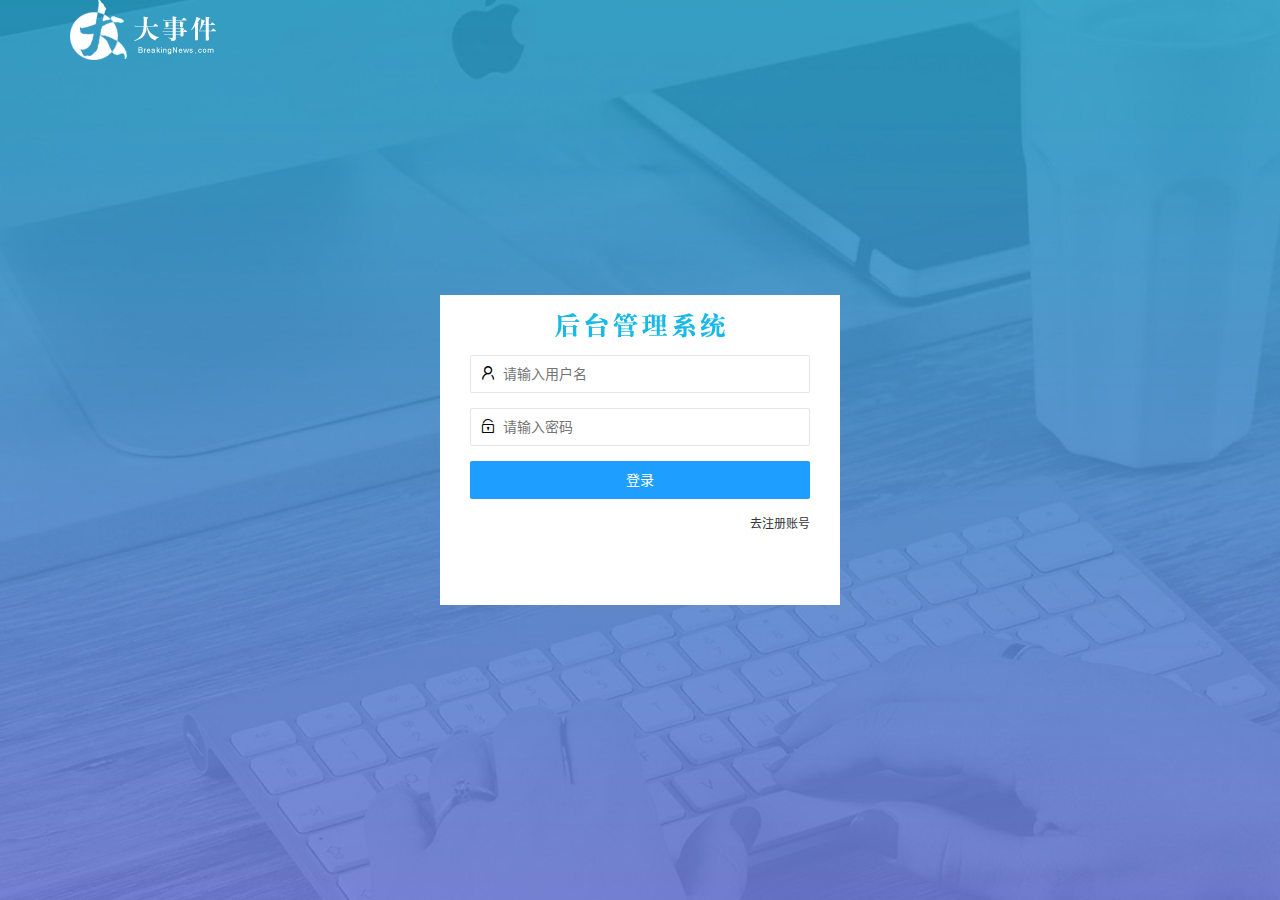
<file: login.html>
<!DOCTYPE html>
<html lang="zh-CN">

<head>
    <meta charset="UTF-8">
    <meta name="viewport" content="width=device-width, initial-scale=1.0">
    <meta http-equiv="X-UA-Compatible" content="ie=edge">
    <title>大事件-登录/注册</title>
    <!-- 导入 LayUI 的样式 -->
    <link rel="stylesheet" href="./assets/lib/layui/css/layui.css">
    <!-- 导入自己的样式表 -->
    <link rel="stylesheet" href="./assets/css/login.css">
</head>

<body>
    <!-- 头部的 Logo 区域 -->
    <div class="layui-main">
        <img src="./assets/images/logo.png" alt="" />
    </div>

    <!-- 登录注册区域 -->
    <div class="loginAndRegBox">
        <div class="title-box"></div>
        <!-- 登录的div -->
        <div class="login-box">
            <!-- 登录的表单 -->
            <form class="layui-form" id="form_login">
                <!-- 用户名 -->
                <div class="layui-form-item">
                    <i class="layui-icon layui-icon-username"></i>
                    <input type="text" name="username" required lay-verify="required" placeholder="请输入用户名" autocomplete="off" class="layui-input">
                </div>
                <!-- 密码 -->
                <div class="layui-form-item">
                    <i class="layui-icon layui-icon-password"></i>
                    <input type="password" name="password" required lay-verify="required|pwd" placeholder="请输入密码" autocomplete="off" class="layui-input">
                </div>
                <!-- 登录按钮 -->
                <div class="layui-form-item">
                    <!-- 注意：表单提交按钮和普通按钮的区别，就是 lay-submit 属性 -->
                    <button class="layui-btn layui-btn-fluid layui-btn-normal" lay-submit lay-filter="formDemo">登录</button>
                </div>
                <div class="layui-form-item links">
                    <a href="javascript:;" id="link_reg">去注册账号</a>
                </div>
            </form>
        </div>

        <!-- 注册的div -->
        <div class="reg-box">
            <!-- 注册的表单 -->
            <form class="layui-form" id="form_reg">
                <!-- 用户名 -->
                <div class="layui-form-item">
                    <i class="layui-icon layui-icon-username"></i>
                    <input type="text" name="username" required lay-verify="required" placeholder="请输入用户名" autocomplete="off" class="layui-input">
                </div>
                <!-- 密码 -->
                <div class="layui-form-item">
                    <i class="layui-icon layui-icon-password"></i>
                    <input type="password" name="password" required lay-verify="required|pwd" placeholder="请输入密码" autocomplete="off" class="layui-input">
                </div>
                <!-- 确认密码 -->
                <div class="layui-form-item">
                    <i class="layui-icon layui-icon-password"></i>
                    <input type="password" name="repassword" required lay-verify="required|pwd|repwd" placeholder="请输入密码" autocomplete="off" class="layui-input">
                </div>
                <!-- 注册按钮 -->
                <div class="layui-form-item">
                    <!-- 注意：表单提交按钮和普通按钮的区别，就是 lay-submit 属性 -->
                    <button class="layui-btn layui-btn-fluid layui-btn-normal" lay-submit lay-filter="formDemo">注册</button>
                </div>
                <div class="layui-form-item links">
                    <a href="javascript:;" id="link_login">去登录</a>
                </div>
            </form>
        </div>

        <!-- 导入 Layui 的JS文件 -->
        <script src="./assets/lib/layui/layui.all.js"></script>
        <!-- 导入 JQuery -->
        <script src="./assets/lib/jquery.js"></script>
        <!-- 导入自己封装的 baseAPI.js -->
        <script src="./assets/js/baseAPI.js"></script>
        <!-- 导入自己的 JavaScript 脚本 -->
        <script src="./assets/js/login.js"></script>
</body>

</html>
</file>
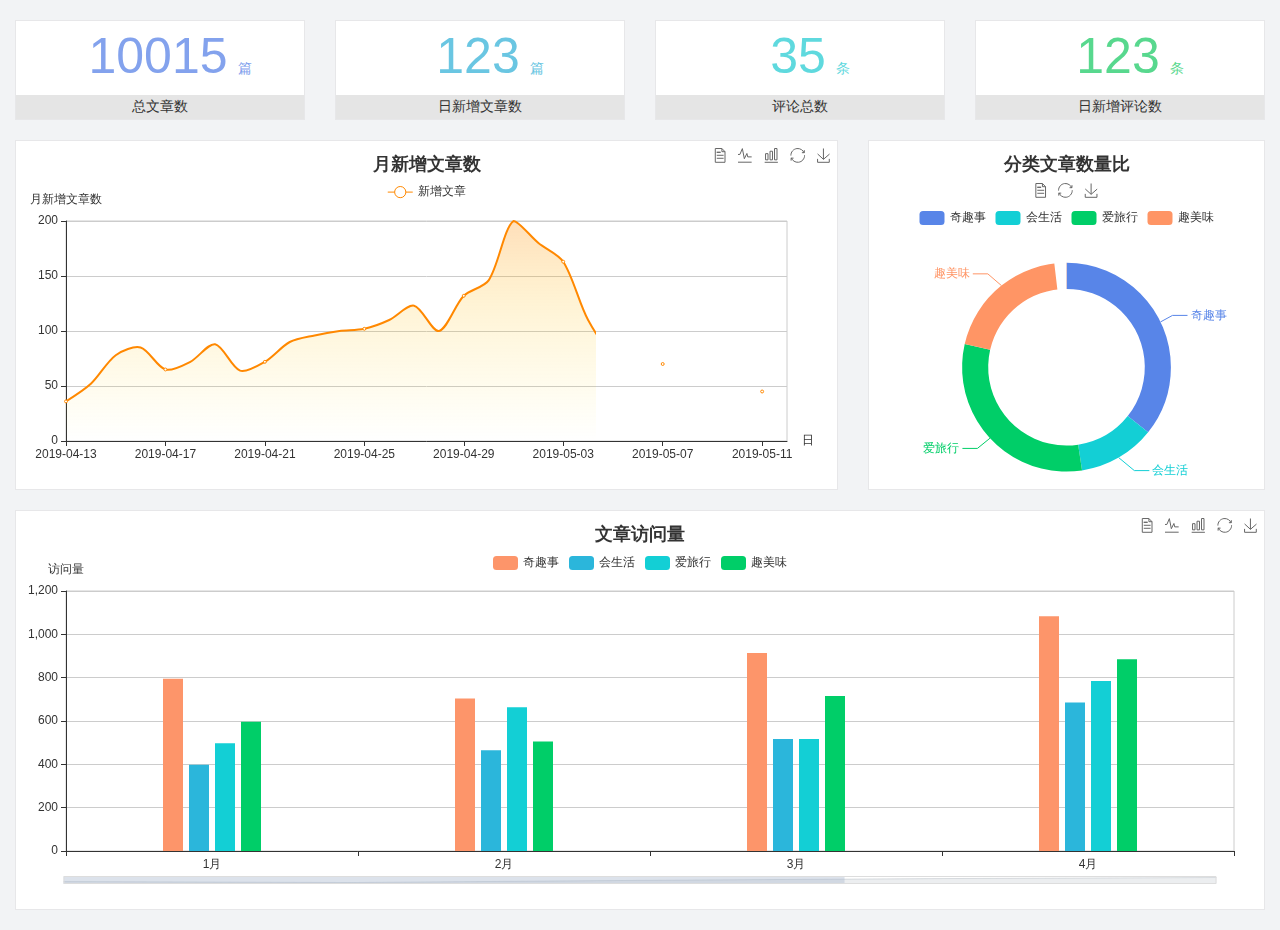
<file: home/dashboard.html>
<!DOCTYPE html>
<html lang="en">

<head>
    <meta charset="UTF-8">
    <meta name="viewport" content="width=device-width, initial-scale=1.0">
    <meta http-equiv="X-UA-Compatible" content="ie=edge">
    <title>图表统计</title>
    <link rel="stylesheet" href="../assets/lib/bootstrap.css" />
    <link rel="stylesheet" href="../assets/lib/main.css" />
    <script src="../assets/lib/jquery.js"></script>
    <script type="text/javascript" src="../assets/lib/echarts.min.js"></script>
</head>

<body>
    <div class="container-fluid">
        <div class="row spannel_list">
            <div class="col-sm-3 col-xs-6">
                <div class="spannel">
                    <em>10015</em><span>篇</span>
                    <b>总文章数</b>
                </div>
            </div>
            <div class="col-sm-3 col-xs-6">
                <div class="spannel scolor01">
                    <em>123</em><span>篇</span>
                    <b>日新增文章数</b>
                </div>
            </div>
            <div class="col-sm-3 col-xs-6">
                <div class="spannel scolor02">
                    <em>35</em><span>条</span>
                    <b>评论总数</b>
                </div>
            </div>
            <div class="col-sm-3 col-xs-6">
                <div class="spannel scolor03">
                    <em>123</em><span>条</span>
                    <b>日新增评论数</b>
                </div>
            </div>
        </div>
    </div>

    <div class="container-fluid">
        <div class="row curve-pie">
            <div class="col-lg-8 col-md-8">
                <div class="gragh_pannel" id="curve_show"></div>
            </div>
            <div class="col-lg-4 col-md-4">
                <div class="gragh_pannel" id="pie_show"></div>
            </div>
        </div>
    </div>

    <div class="container-fluid">
        <div class="column_pannel" id="column_show"></div>
    </div>

    <script>
        var oChart = echarts.init(document.getElementById('curve_show'));
        var aList_all = [{
            'count': 36,
            'date': '2019-04-13'
        }, {
            'count': 52,
            'date': '2019-04-14'
        }, {
            'count': 78,
            'date': '2019-04-15'
        }, {
            'count': 85,
            'date': '2019-04-16'
        }, {
            'count': 65,
            'date': '2019-04-17'
        }, {
            'count': 72,
            'date': '2019-04-18'
        }, {
            'count': 88,
            'date': '2019-04-19'
        }, {
            'count': 64,
            'date': '2019-04-20'
        }, {
            'count': 72,
            'date': '2019-04-21'
        }, {
            'count': 90,
            'date': '2019-04-22'
        }, {
            'count': 96,
            'date': '2019-04-23'
        }, {
            'count': 100,
            'date': '2019-04-24'
        }, {
            'count': 102,
            'date': '2019-04-25'
        }, {
            'count': 110,
            'date': '2019-04-26'
        }, {
            'count': 123,
            'date': '2019-04-27'
        }, {
            'count': 100,
            'date': '2019-04-28'
        }, {
            'count': 132,
            'date': '2019-04-29'
        }, {
            'count': 146,
            'date': '2019-04-30'
        }, {
            'count': 200,
            'date': '2019-05-01'
        }, {
            'count': 180,
            'date': '2019-05-02'
        }, {
            'count': 163,
            'date': '2019-05-03'
        }, {
            'count': 110,
            'date': '2019-05-04'
        }, {
            'count': 80,
            'date': '2019-05-05'
        }, {
            'count': 82,
            'date': '2019-05-06'
        }, {
            'count': 70,
            'date': '2019-05-07'
        }, {
            'count': 65,
            'date': '2019-05-08'
        }, {
            'count': 54,
            'date': '2019-05-09'
        }, {
            'count': 40,
            'date': '2019-05-10'
        }, {
            'count': 45,
            'date': '2019-05-11'
        }, {
            'count': 38,
            'date': '2019-05-12'
        }, ];

        let aCount = [];
        let aDate = [];

        for (var i = 0; i < aList_all.length; i++) {
            aCount.push(aList_all[i].count);
            aDate.push(aList_all[i].date);
        }

        var chartopt = {
            title: {
                text: '月新增文章数',
                left: 'center',
                top: '10'
            },
            tooltip: {
                trigger: 'axis'
            },
            legend: {
                data: ['新增文章'],
                top: '40'
            },
            toolbox: {
                show: true,
                feature: {
                    mark: {
                        show: true
                    },
                    dataView: {
                        show: true,
                        readOnly: false
                    },
                    magicType: {
                        show: true,
                        type: ['line', 'bar']
                    },
                    restore: {
                        show: true
                    },
                    saveAsImage: {
                        show: true
                    }
                }
            },
            calculable: true,
            xAxis: [{
                name: '日',
                type: 'category',
                boundaryGap: false,
                data: aDate
            }],
            yAxis: [{
                name: '月新增文章数',
                type: 'value'
            }],
            series: [{
                name: '新增文章',
                type: 'line',
                smooth: true,
                itemStyle: {
                    normal: {
                        areaStyle: {
                            type: 'default'
                        },
                        color: '#f80'
                    },
                    lineStyle: {
                        color: '#f80'
                    }
                },
                data: aCount
            }],
            areaStyle: {
                normal: {
                    color: new echarts.graphic.LinearGradient(0, 0, 0, 1, [{
                        offset: 0,
                        color: 'rgba(255,136,0,0.39)'
                    }, {
                        offset: .34,
                        color: 'rgba(255,180,0,0.25)'
                    }, {
                        offset: 1,
                        color: 'rgba(255,222,0,0.00)'
                    }])

                }
            },
            grid: {
                show: true,
                x: 50,
                x2: 50,
                y: 80,
                height: 220
            }
        };

        oChart.setOption(chartopt);


        var oPie = echarts.init(document.getElementById('pie_show'));
        var oPieopt = {
            title: {
                top: 10,
                text: '分类文章数量比',
                x: 'center'
            },
            tooltip: {
                trigger: 'item',
                formatter: "{a} <br/>{b} : {c} ({d}%)"
            },
            color: ['#5885e8', '#13cfd5', '#00ce68', '#ff9565'],
            legend: {
                x: 'center',
                top: 65,
                data: ['奇趣事', '会生活', '爱旅行', '趣美味']
            },
            toolbox: {
                show: true,
                x: 'center',
                top: 35,
                feature: {
                    mark: {
                        show: true
                    },
                    dataView: {
                        show: true,
                        readOnly: false
                    },
                    magicType: {
                        show: true,
                        type: ['pie', 'funnel'],
                        option: {
                            funnel: {
                                x: '25%',
                                width: '50%',
                                funnelAlign: 'left',
                                max: 1548
                            }
                        }
                    },
                    restore: {
                        show: true
                    },
                    saveAsImage: {
                        show: true
                    }
                }
            },
            calculable: true,
            series: [{
                name: '访问来源',
                type: 'pie',
                radius: ['45%', '60%'],
                center: ['50%', '65%'],
                data: [{
                    value: 300,
                    name: '奇趣事'
                }, {
                    value: 100,
                    name: '会生活'
                }, {
                    value: 260,
                    name: '爱旅行'
                }, {
                    value: 180,
                    name: '趣美味'
                }]
            }]
        };
        oPie.setOption(oPieopt);



        var oColumn = this.echarts.init(document.getElementById('column_show'));
        var oColumnopt = {
            title: {
                text: '文章访问量',
                left: 'center',
                top: '10'
            },
            tooltip: {
                trigger: 'axis'
            },
            legend: {
                data: ['奇趣事', '会生活', '爱旅行', '趣美味'],
                top: '40'
            },
            toolbox: {
                show: true,
                feature: {
                    mark: {
                        show: true
                    },
                    dataView: {
                        show: true,
                        readOnly: false
                    },
                    magicType: {
                        show: true,
                        type: ['line', 'bar']
                    },
                    restore: {
                        show: true
                    },
                    saveAsImage: {
                        show: true
                    }
                }
            },
            calculable: true,
            xAxis: [{
                type: 'category',
                data: ['1月', '2月', '3月', '4月', '5月']
            }],
            yAxis: [{
                name: '访问量',
                type: 'value'
            }],
            series: [{
                name: '奇趣事',
                type: 'bar',
                barWidth: 20,
                itemStyle: {
                    normal: {
                        areaStyle: {
                            type: 'default'
                        },
                        color: '#fd956a'
                    }
                },
                data: [800, 708, 920, 1090, 1200]
            }, {
                name: '会生活',
                type: 'bar',
                barWidth: 20,
                itemStyle: {
                    normal: {
                        areaStyle: {
                            type: 'default'
                        },
                        color: '#2bb6db'
                    }
                },
                data: [400, 468, 520, 690, 800]
            }, {
                name: '爱旅行',
                type: 'bar',
                barWidth: 20,
                itemStyle: {
                    normal: {
                        areaStyle: {
                            type: 'default'
                        },
                        color: '#13cfd5'
                    }
                },
                data: [500, 668, 520, 790, 900]
            }, {
                name: '趣美味',
                type: 'bar',
                barWidth: 20,
                itemStyle: {
                    normal: {
                        areaStyle: {
                            type: 'default'
                        },
                        color: '#00ce68'
                    }
                },
                data: [600, 508, 720, 890, 1000]
            }],
            grid: {
                show: true,
                x: 50,
                x2: 30,
                y: 80,
                height: 260
            },
            dataZoom: [ //给x轴设置滚动条
                {
                    start: 0, //默认为0
                    end: 100 - 1000 / 31, //默认为100
                    type: 'slider',
                    show: true,
                    xAxisIndex: [0],
                    handleSize: 0, //滑动条的 左右2个滑动条的大小
                    height: 8, //组件高度
                    left: 45, //左边的距离
                    right: 50, //右边的距离
                    bottom: 26, //右边的距离
                    handleColor: '#ddd', //h滑动图标的颜色
                    handleStyle: {
                        borderColor: "#cacaca",
                        borderWidth: "1",
                        shadowBlur: 2,
                        background: "#ddd",
                        shadowColor: "#ddd",
                    }
                }
            ]
        };
        oColumn.setOption(oColumnopt);
    </script>
</body>

</html>
</file>
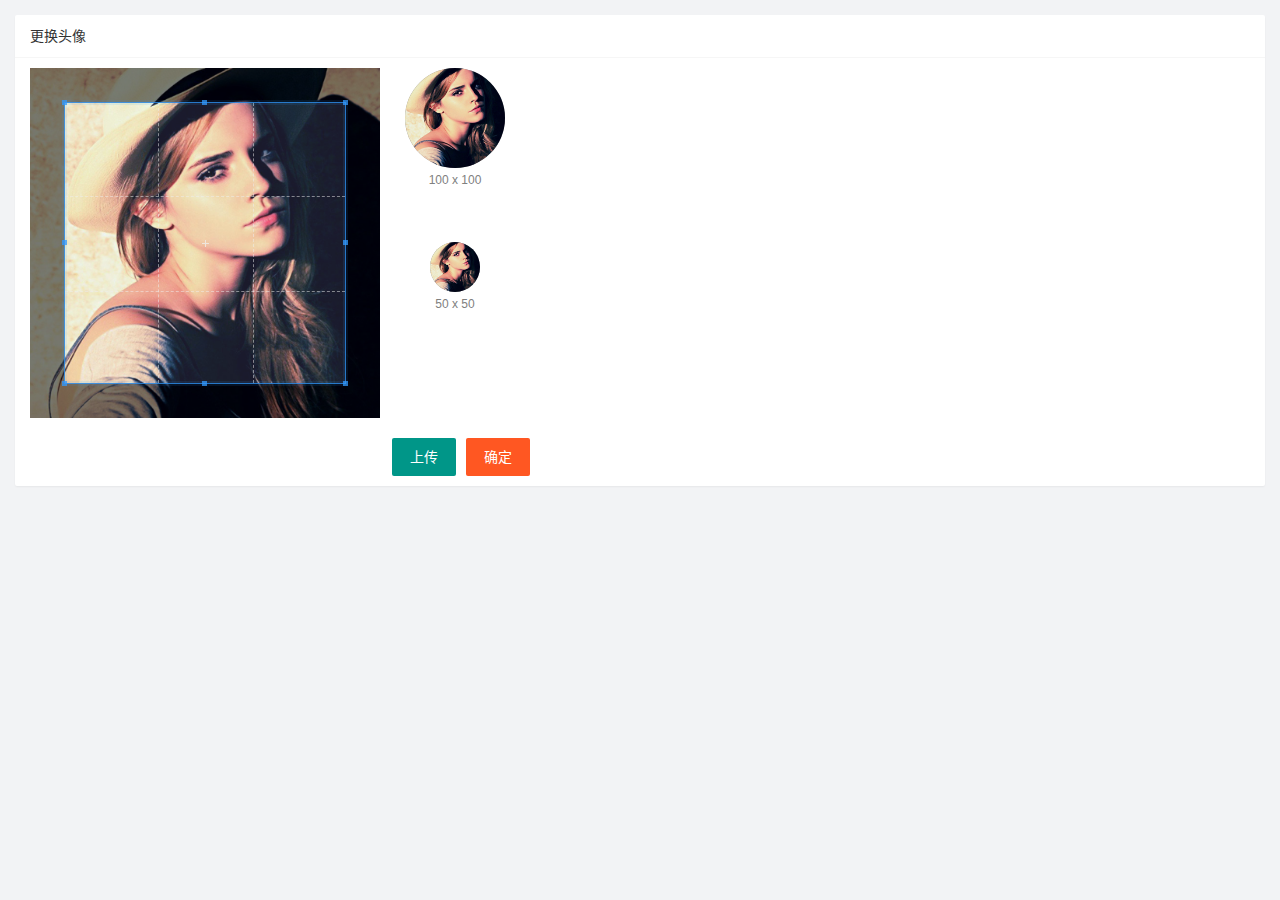
<file: user/user_avatar.html>
<!DOCTYPE html>
<html lang="zh-CN">

<head>
    <meta charset="UTF-8">
    <meta name="viewport" content="width=device-width, initial-scale=1.0">
    <meta http-equiv="X-UA-Compatible" content="ie=edge">
    <title>更换头像</title>
    <!-- 导入 layui 的样式 -->
    <link rel="stylesheet" href="/assets/lib/layui/css/layui.css">
    <!-- 导入 cropper.css 样式表 -->
    <link rel="stylesheet" href="/assets/lib/cropper/cropper.css">
    <!-- 导入自己的样式 -->
    <link rel="stylesheet" href="/assets/css/user/user_avatar.css">
</head>

<body>
    <!-- 卡片区域 -->
    <div class="layui-card">
        <div class="layui-card-header">更换头像</div>
        <div class="layui-card-body">
            <!-- 第一行的图片裁剪和预览区域 -->
            <div class="row1">
                <!-- 图片裁剪区域 -->
                <div class="cropper-box">
                    <!-- 这个 img 标签很重要，将来会把它初始化为裁剪区域 -->
                    <img id="image" src="/assets/images/sample.jpg" />
                </div>
                <!-- 图片的预览区域 -->
                <div class="preview-box">
                    <div>
                        <!-- 宽高为 100px 的预览区域 -->
                        <div class="img-preview w100"></div>
                        <p class="size">100 x 100</p>
                    </div>
                    <div>
                        <!-- 宽高为 50px 的预览区域 -->
                        <div class="img-preview w50"></div>
                        <p class="size">50 x 50</p>
                    </div>
                </div>
            </div>

            <!-- 第二行的按钮区域 -->
            <div class="row2">
                <!-- 通过 accept 属性，可以指定，允许用户选择什么类型的文件 -->
                <input type="file" id="file" accept="image/png,image/jpeg" />
                <button type="button" class="layui-btn" id="btnChooseImage">上传</button>
                <button type="button" class="layui-btn layui-btn-danger" id="btnUpload">确定</button>
            </div>
        </div>
    </div>

    <!-- 导入 layui 的 js -->
    <script src="/assets/lib/layui/layui.all.js"></script>
    <!-- 导入 jquery -->
    <script src="/assets/lib/jquery.js"></script>
    <script src="/assets/lib/cropper/Cropper.js"></script>
    <script src="/assets/lib/cropper/jquery-cropper.js"></script>
    <!-- 导入 baseAPI -->
    <script src="/assets/js/baseAPI.js"></script>
    <!-- 导入自己的 js -->
    <script src="/assets/js/user/user_avatar.js"></script>

</body>

</html>
</file>
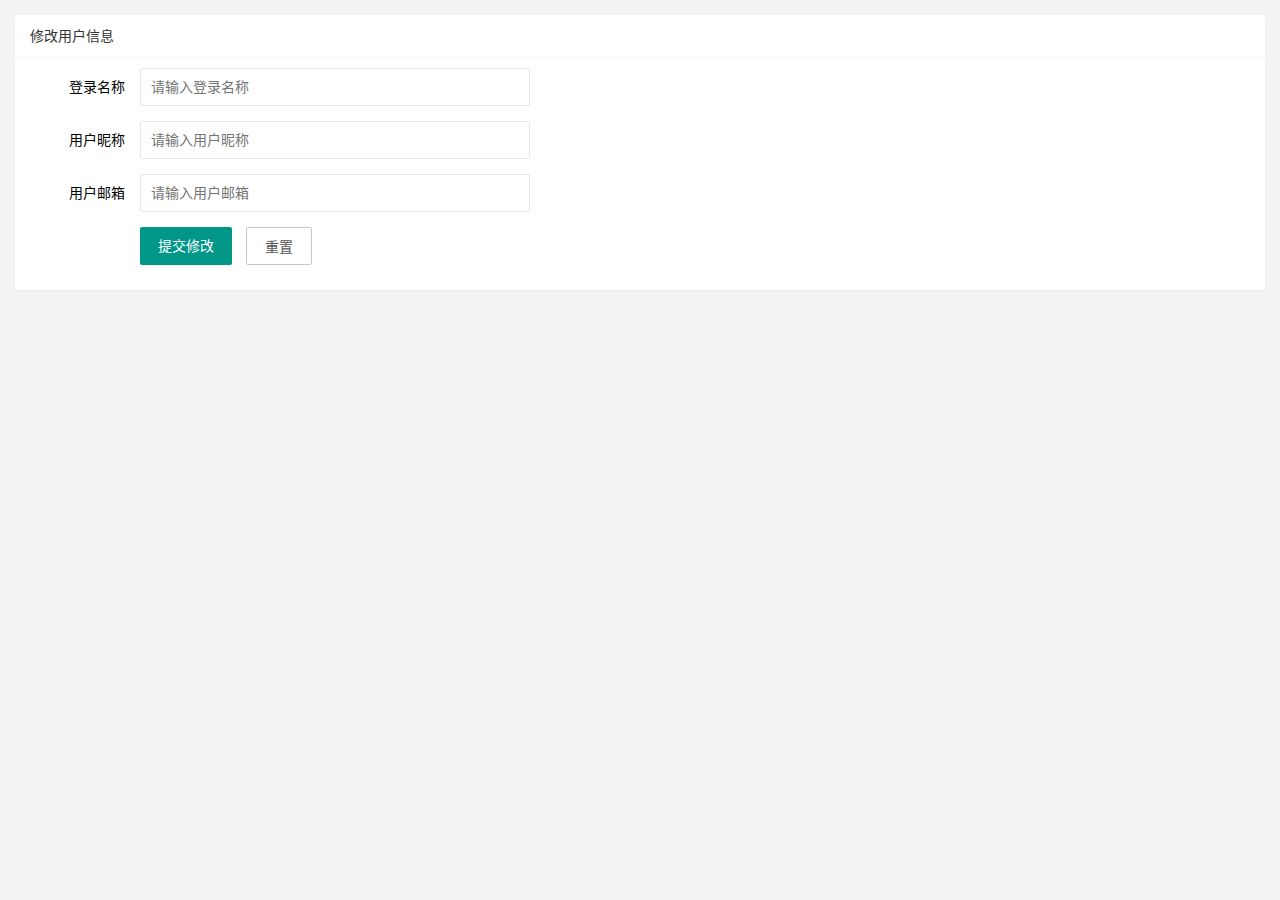
<file: user/user_info.html>
<!DOCTYPE html>
<html lang="zh-CN">

<head>
    <meta charset="UTF-8">
    <meta name="viewport" content="width=device-width, initial-scale=1.0">
    <meta http-equiv="X-UA-Compatible" content="ie=edge">
    <title>基本资料</title>
    <!-- 导入 layui 的样式 -->
    <link rel="stylesheet" href="../assets/lib/layui/css/layui.css">
    <!-- 导入自己的样式 -->
    <link rel="stylesheet" href="../assets/css/user/user_info.css">
</head>

<body>
    <!-- 卡片区域 -->
    <div class="layui-card">
        <div class="layui-card-header">修改用户信息</div>
        <div class="layui-card-body">
            <!-- form 表单区域 -->
            <form class="layui-form" lay-filter="formUserInfo">
                <!-- 这是隐藏域 -->
                <input type="hidden" name="id" value="" />
                <div class="layui-form-item">
                    <label class="layui-form-label">登录名称</label>
                    <div class="layui-input-block">
                        <input type="text" name="username" required lay-verify="required" placeholder="请输入登录名称" autocomplete="off" class="layui-input" readonly />
                    </div>
                </div>
                <div class="layui-form-item">
                    <label class="layui-form-label">用户昵称</label>
                    <div class="layui-input-block">
                        <input type="text" name="nickname" required lay-verify="required|nickname" placeholder="请输入用户昵称" autocomplete="off" class="layui-input" />
                    </div>
                </div>
                <div class="layui-form-item">
                    <label class="layui-form-label">用户邮箱</label>
                    <div class="layui-input-block">
                        <input type="text" name="email" required lay-verify="required|email" placeholder="请输入用户邮箱" autocomplete="off" class="layui-input" />
                    </div>
                </div>
                <div class="layui-form-item">
                    <div class="layui-input-block">
                        <button class="layui-btn" lay-submit lay-filter="formDemo">提交修改</button>
                        <button type="reset" class="layui-btn layui-btn-primary" id="btnReset">重置</button>
                    </div>
                </div>
            </form>
        </div>
    </div>

    <!-- 导入 layui 的 js -->
    <script src="/assets/lib/layui/layui.all.js"></script>
    <!-- 导入 jquery -->
    <script src="/assets/lib/jquery.js"></script>
    <!-- 导入 baseAPI -->
    <script src="/assets/js/baseAPI.js"></script>
    <!-- 导入自己的 js -->
    <script src="/assets/js/user/user_info.js"></script>
</body>

</html>
</file>
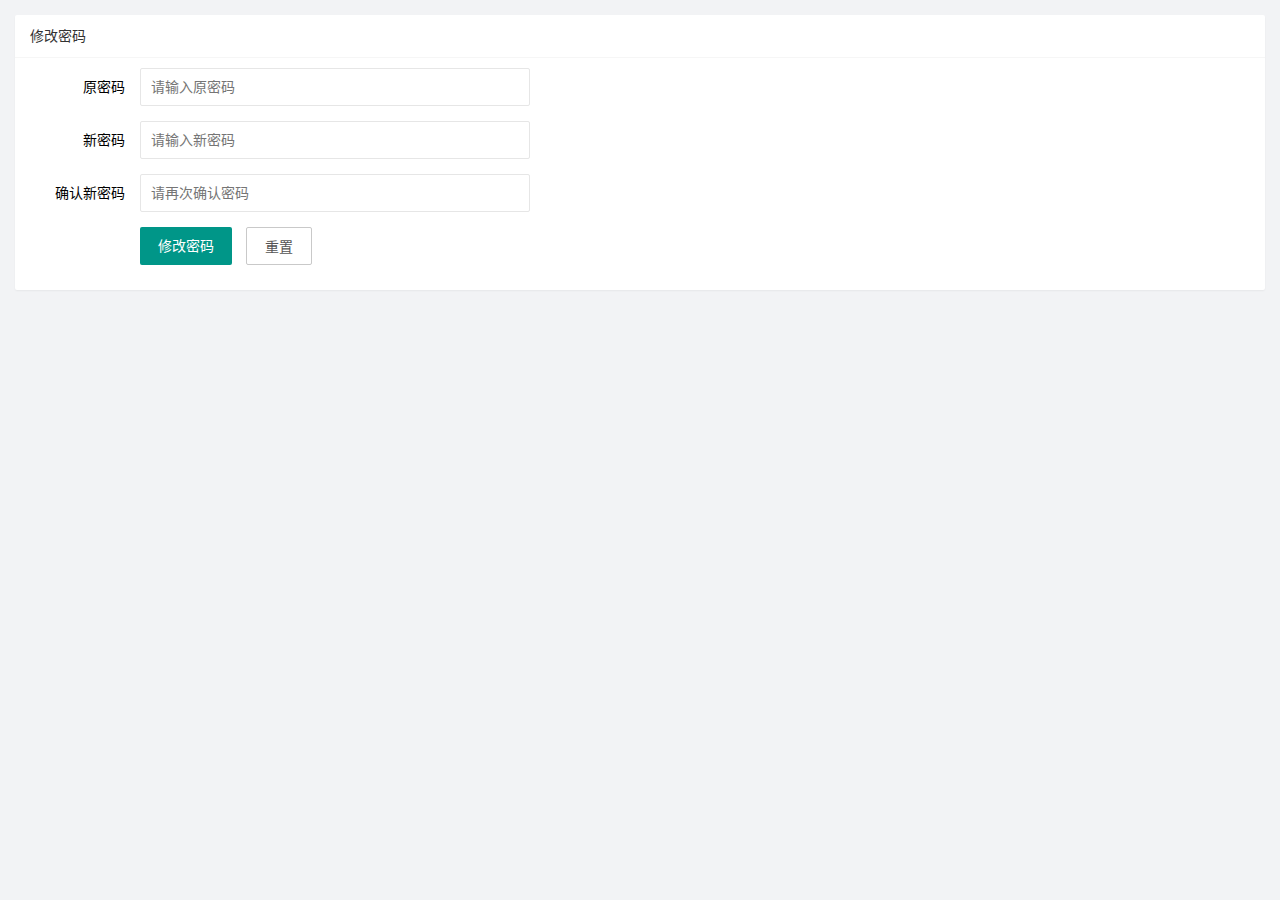
<file: user/user_pwd.html>
<!DOCTYPE html>
<html lang="zh-CN">

<head>
    <meta charset="UTF-8">
    <meta name="viewport" content="width=device-width, initial-scale=1.0">
    <meta http-equiv="X-UA-Compatible" content="ie=edge">
    <title>重置密码</title>
    <!-- 导入 layui 的样式 -->
    <link rel="stylesheet" href="../assets/lib/layui/css/layui.css">
    <!-- 导入自己的样式 -->
    <link rel="stylesheet" href="../assets/css/user/user_pwd.css">
</head>

<body>
    <!-- 卡片区域 -->
    <!-- 卡片区域 -->
    <div class="layui-card">
        <div class="layui-card-header">修改密码</div>
        <div class="layui-card-body">
            <form class="layui-form">
                <div class="layui-form-item">
                    <label class="layui-form-label">原密码</label>
                    <div class="layui-input-block">
                        <input type="password" name="oldPwd" required lay-verify="required|pwd" placeholder="请输入原密码" autocomplete="off" class="layui-input" />
                    </div>
                </div>
                <div class="layui-form-item">
                    <label class="layui-form-label">新密码</label>
                    <div class="layui-input-block">
                        <input type="password" name="newPwd" required lay-verify="required|pwd|samePwd" placeholder="请输入新密码" autocomplete="off" class="layui-input" />
                    </div>
                </div>
                <div class="layui-form-item">
                    <label class="layui-form-label">确认新密码</label>
                    <div class="layui-input-block">
                        <input type="password" name="rePwd" required lay-verify="required|pwd|rePwd" placeholder="请再次确认密码" autocomplete="off" class="layui-input" />
                    </div>
                </div>
                <div class="layui-form-item">
                    <div class="layui-input-block">
                        <button class="layui-btn" lay-submit lay-filter="formDemo">修改密码</button>
                        <button type="reset" class="layui-btn layui-btn-primary">重置</button>
                    </div>
                </div>
            </form>
        </div>
    </div>

    <!-- 导入 layui 的 js -->
    <script src="/assets/lib/layui/layui.all.js"></script>
    <!-- 导入 jquery -->
    <script src="/assets/lib/jquery.js"></script>
    <!-- 导入 baseAPI -->
    <script src="/assets/js/baseAPI.js"></script>
    <!-- 导入自己的 js -->
    <script src="/assets/js/user/user_pwd.js"></script>
</body>

</html>
</file>
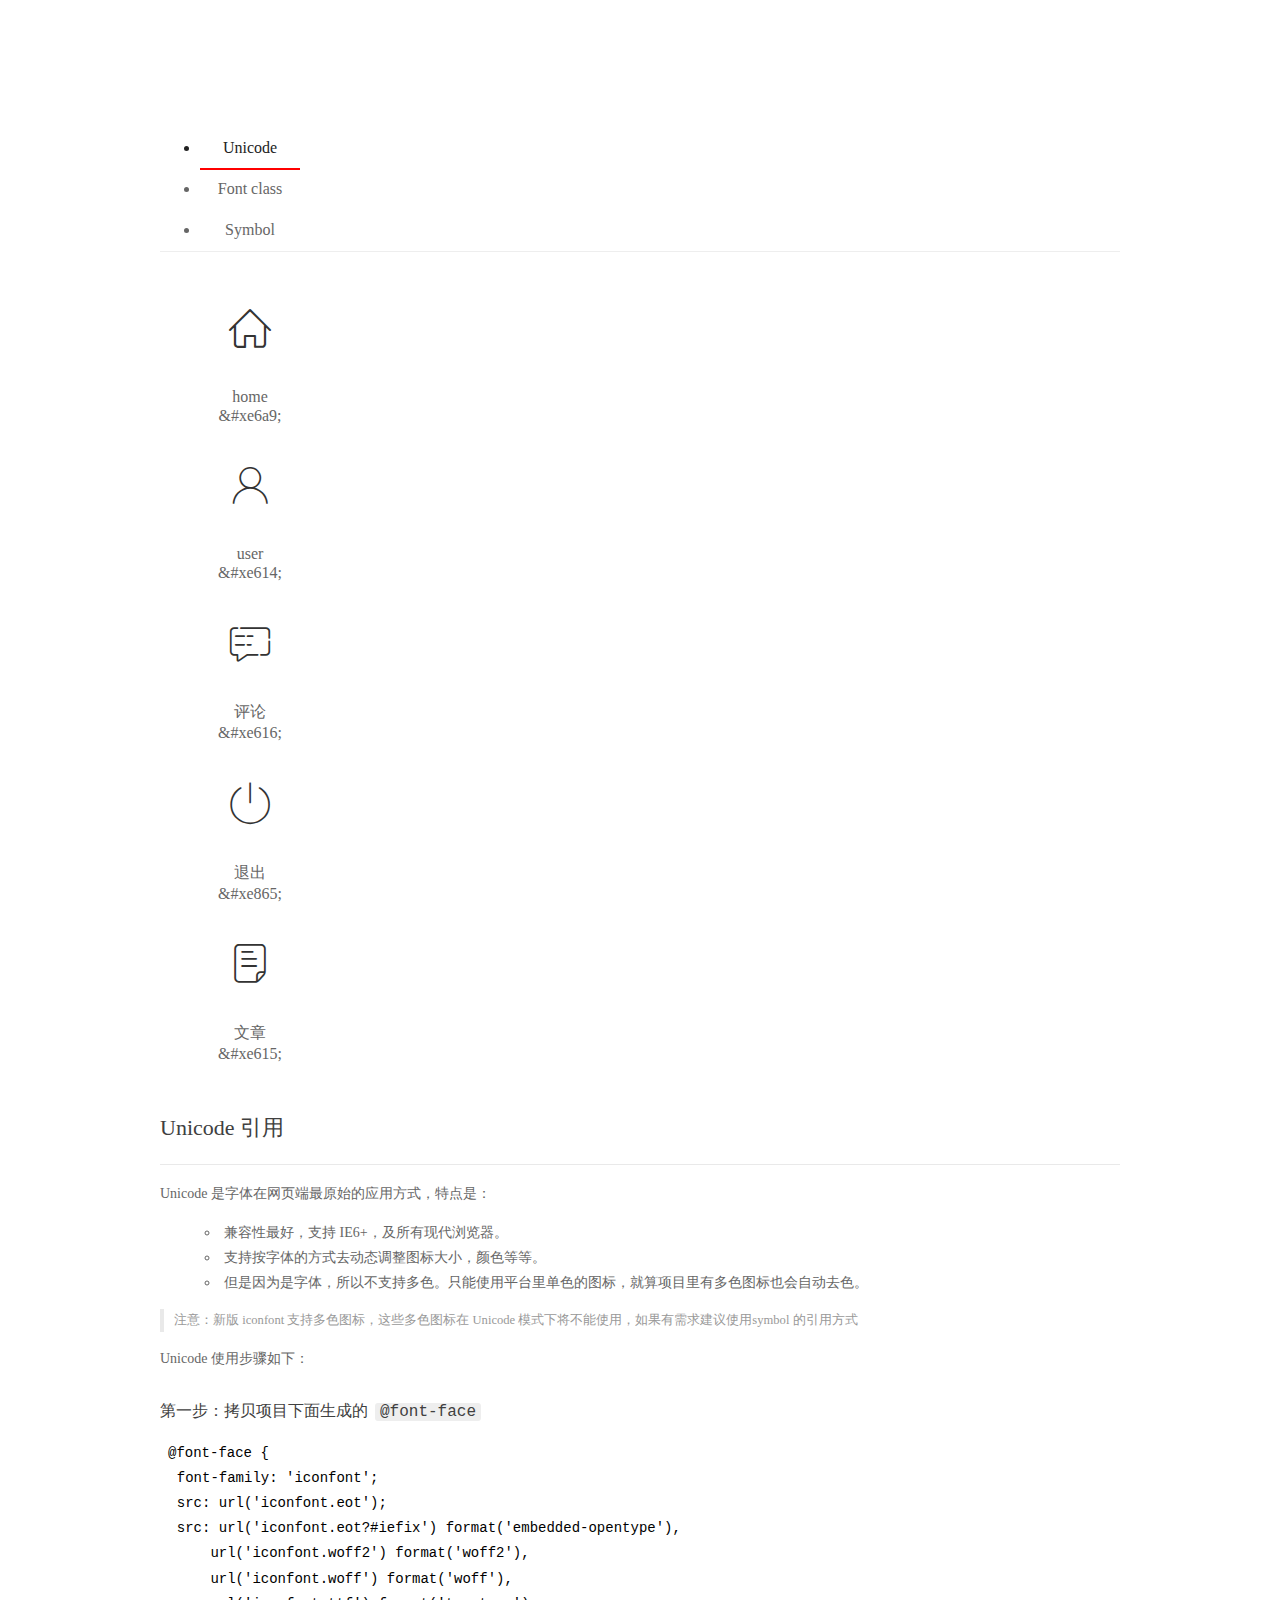
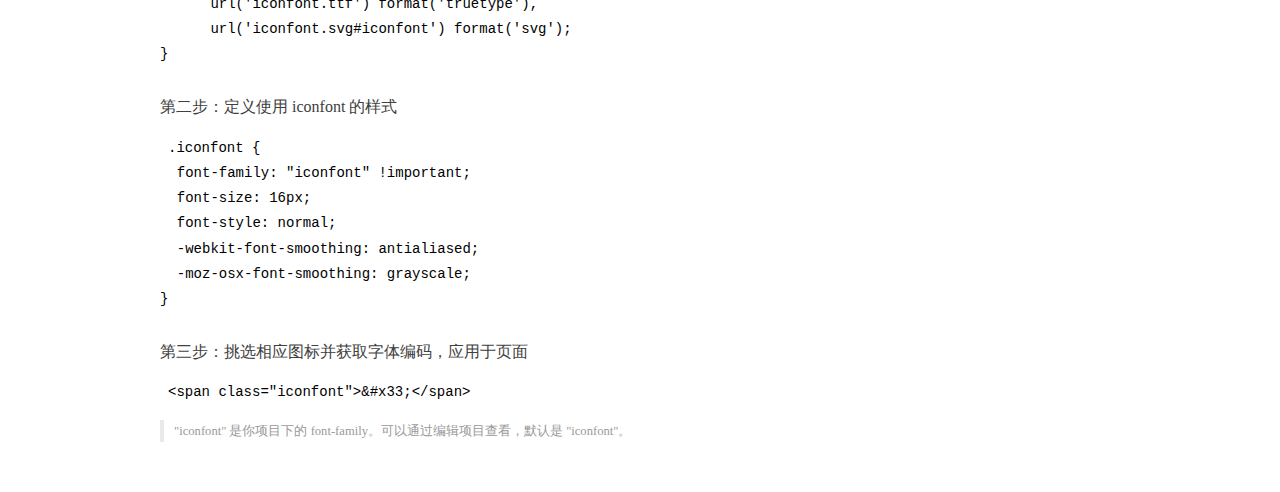
<file: assets/fonts/demo_index.html>
<!DOCTYPE html>
<html>
<head>
  <meta charset="utf-8"/>
  <title>IconFont Demo</title>
  <link rel="shortcut icon" href="https://gtms04.alicdn.com/tps/i4/TB1_oz6GVXXXXaFXpXXJDFnIXXX-64-64.ico" type="image/x-icon"/>
  <link rel="stylesheet" href="https://g.alicdn.com/thx/cube/1.3.2/cube.min.css">
  <link rel="stylesheet" href="demo.css">
  <link rel="stylesheet" href="iconfont.css">
  <script src="iconfont.js"></script>
  <!-- jQuery -->
  <script src="https://a1.alicdn.com/oss/uploads/2018/12/26/7bfddb60-08e8-11e9-9b04-53e73bb6408b.js"></script>
  <!-- 代码高亮 -->
  <script src="https://a1.alicdn.com/oss/uploads/2018/12/26/a3f714d0-08e6-11e9-8a15-ebf944d7534c.js"></script>
</head>
<body>
  <div class="main">
    <h1 class="logo"><a href="https://www.iconfont.cn/" title="iconfont 首页" target="_blank">&#xe86b;</a></h1>
    <div class="nav-tabs">
      <ul id="tabs" class="dib-box">
        <li class="dib active"><span>Unicode</span></li>
        <li class="dib"><span>Font class</span></li>
        <li class="dib"><span>Symbol</span></li>
      </ul>
      
    </div>
    <div class="tab-container">
      <div class="content unicode" style="display: block;">
          <ul class="icon_lists dib-box">
          
            <li class="dib">
              <span class="icon iconfont">&#xe6a9;</span>
                <div class="name">home</div>
                <div class="code-name">&amp;#xe6a9;</div>
              </li>
          
            <li class="dib">
              <span class="icon iconfont">&#xe614;</span>
                <div class="name">user</div>
                <div class="code-name">&amp;#xe614;</div>
              </li>
          
            <li class="dib">
              <span class="icon iconfont">&#xe616;</span>
                <div class="name">评论</div>
                <div class="code-name">&amp;#xe616;</div>
              </li>
          
            <li class="dib">
              <span class="icon iconfont">&#xe865;</span>
                <div class="name">退出</div>
                <div class="code-name">&amp;#xe865;</div>
              </li>
          
            <li class="dib">
              <span class="icon iconfont">&#xe615;</span>
                <div class="name">文章</div>
                <div class="code-name">&amp;#xe615;</div>
              </li>
          
          </ul>
          <div class="article markdown">
          <h2 id="unicode-">Unicode 引用</h2>
          <hr>

          <p>Unicode 是字体在网页端最原始的应用方式，特点是：</p>
          <ul>
            <li>兼容性最好，支持 IE6+，及所有现代浏览器。</li>
            <li>支持按字体的方式去动态调整图标大小，颜色等等。</li>
            <li>但是因为是字体，所以不支持多色。只能使用平台里单色的图标，就算项目里有多色图标也会自动去色。</li>
          </ul>
          <blockquote>
            <p>注意：新版 iconfont 支持多色图标，这些多色图标在 Unicode 模式下将不能使用，如果有需求建议使用symbol 的引用方式</p>
          </blockquote>
          <p>Unicode 使用步骤如下：</p>
          <h3 id="-font-face">第一步：拷贝项目下面生成的 <code>@font-face</code></h3>
<pre><code class="language-css"
>@font-face {
  font-family: 'iconfont';
  src: url('iconfont.eot');
  src: url('iconfont.eot?#iefix') format('embedded-opentype'),
      url('iconfont.woff2') format('woff2'),
      url('iconfont.woff') format('woff'),
      url('iconfont.ttf') format('truetype'),
      url('iconfont.svg#iconfont') format('svg');
}
</code></pre>
          <h3 id="-iconfont-">第二步：定义使用 iconfont 的样式</h3>
<pre><code class="language-css"
>.iconfont {
  font-family: "iconfont" !important;
  font-size: 16px;
  font-style: normal;
  -webkit-font-smoothing: antialiased;
  -moz-osx-font-smoothing: grayscale;
}
</code></pre>
          <h3 id="-">第三步：挑选相应图标并获取字体编码，应用于页面</h3>
<pre>
<code class="language-html"
>&lt;span class="iconfont"&gt;&amp;#x33;&lt;/span&gt;
</code></pre>
          <blockquote>
            <p>"iconfont" 是你项目下的 font-family。可以通过编辑项目查看，默认是 "iconfont"。</p>
          </blockquote>
          </div>
      </div>
      <div class="content font-class">
        <ul class="icon_lists dib-box">
          
          <li class="dib">
            <span class="icon iconfont icon-home"></span>
            <div class="name">
              home
            </div>
            <div class="code-name">.icon-home
            </div>
          </li>
          
          <li class="dib">
            <span class="icon iconfont icon-user"></span>
            <div class="name">
              user
            </div>
            <div class="code-name">.icon-user
            </div>
          </li>
          
          <li class="dib">
            <span class="icon iconfont icon-pinglun"></span>
            <div class="name">
              评论
            </div>
            <div class="code-name">.icon-pinglun
            </div>
          </li>
          
          <li class="dib">
            <span class="icon iconfont icon-tuichu"></span>
            <div class="name">
              退出
            </div>
            <div class="code-name">.icon-tuichu
            </div>
          </li>
          
          <li class="dib">
            <span class="icon iconfont icon-16"></span>
            <div class="name">
              文章
            </div>
            <div class="code-name">.icon-16
            </div>
          </li>
          
        </ul>
        <div class="article markdown">
        <h2 id="font-class-">font-class 引用</h2>
        <hr>

        <p>font-class 是 Unicode 使用方式的一种变种，主要是解决 Unicode 书写不直观，语意不明确的问题。</p>
        <p>与 Unicode 使用方式相比，具有如下特点：</p>
        <ul>
          <li>兼容性良好，支持 IE8+，及所有现代浏览器。</li>
          <li>相比于 Unicode 语意明确，书写更直观。可以很容易分辨这个 icon 是什么。</li>
          <li>因为使用 class 来定义图标，所以当要替换图标时，只需要修改 class 里面的 Unicode 引用。</li>
          <li>不过因为本质上还是使用的字体，所以多色图标还是不支持的。</li>
        </ul>
        <p>使用步骤如下：</p>
        <h3 id="-fontclass-">第一步：引入项目下面生成的 fontclass 代码：</h3>
<pre><code class="language-html">&lt;link rel="stylesheet" href="./iconfont.css"&gt;
</code></pre>
        <h3 id="-">第二步：挑选相应图标并获取类名，应用于页面：</h3>
<pre><code class="language-html">&lt;span class="iconfont icon-xxx"&gt;&lt;/span&gt;
</code></pre>
        <blockquote>
          <p>"
            iconfont" 是你项目下的 font-family。可以通过编辑项目查看，默认是 "iconfont"。</p>
        </blockquote>
      </div>
      </div>
      <div class="content symbol">
          <ul class="icon_lists dib-box">
          
            <li class="dib">
                <svg class="icon svg-icon" aria-hidden="true">
                  <use xlink:href="#icon-home"></use>
                </svg>
                <div class="name">home</div>
                <div class="code-name">#icon-home</div>
            </li>
          
            <li class="dib">
                <svg class="icon svg-icon" aria-hidden="true">
                  <use xlink:href="#icon-user"></use>
                </svg>
                <div class="name">user</div>
                <div class="code-name">#icon-user</div>
            </li>
          
            <li class="dib">
                <svg class="icon svg-icon" aria-hidden="true">
                  <use xlink:href="#icon-pinglun"></use>
                </svg>
                <div class="name">评论</div>
                <div class="code-name">#icon-pinglun</div>
            </li>
          
            <li class="dib">
                <svg class="icon svg-icon" aria-hidden="true">
                  <use xlink:href="#icon-tuichu"></use>
                </svg>
                <div class="name">退出</div>
                <div class="code-name">#icon-tuichu</div>
            </li>
          
            <li class="dib">
                <svg class="icon svg-icon" aria-hidden="true">
                  <use xlink:href="#icon-16"></use>
                </svg>
                <div class="name">文章</div>
                <div class="code-name">#icon-16</div>
            </li>
          
          </ul>
          <div class="article markdown">
          <h2 id="symbol-">Symbol 引用</h2>
          <hr>

          <p>这是一种全新的使用方式，应该说这才是未来的主流，也是平台目前推荐的用法。相关介绍可以参考这篇<a href="">文章</a>
            这种用法其实是做了一个 SVG 的集合，与另外两种相比具有如下特点：</p>
          <ul>
            <li>支持多色图标了，不再受单色限制。</li>
            <li>通过一些技巧，支持像字体那样，通过 <code>font-size</code>, <code>color</code> 来调整样式。</li>
            <li>兼容性较差，支持 IE9+，及现代浏览器。</li>
            <li>浏览器渲染 SVG 的性能一般，还不如 png。</li>
          </ul>
          <p>使用步骤如下：</p>
          <h3 id="-symbol-">第一步：引入项目下面生成的 symbol 代码：</h3>
<pre><code class="language-html">&lt;script src="./iconfont.js"&gt;&lt;/script&gt;
</code></pre>
          <h3 id="-css-">第二步：加入通用 CSS 代码（引入一次就行）：</h3>
<pre><code class="language-html">&lt;style&gt;
.icon {
  width: 1em;
  height: 1em;
  vertical-align: -0.15em;
  fill: currentColor;
  overflow: hidden;
}
&lt;/style&gt;
</code></pre>
          <h3 id="-">第三步：挑选相应图标并获取类名，应用于页面：</h3>
<pre><code class="language-html">&lt;svg class="icon" aria-hidden="true"&gt;
  &lt;use xlink:href="#icon-xxx"&gt;&lt;/use&gt;
&lt;/svg&gt;
</code></pre>
          </div>
      </div>

    </div>
  </div>
  <script>
  $(document).ready(function () {
      $('.tab-container .content:first').show()

      $('#tabs li').click(function (e) {
        var tabContent = $('.tab-container .content')
        var index = $(this).index()

        if ($(this).hasClass('active')) {
          return
        } else {
          $('#tabs li').removeClass('active')
          $(this).addClass('active')

          tabContent.hide().eq(index).fadeIn()
        }
      })
    })
  </script>
</body>
</html>
</file>
<file: assets/lib/layui/css/layui.css>
/** layui-v2.5.5 MIT License By https://www.layui.com */
 .layui-inline,img{display:inline-block;vertical-align:middle}h1,h2,h3,h4,h5,h6{font-weight:400}.layui-edge,.layui-header,.layui-inline,.layui-main{position:relative}.layui-body,.layui-edge,.layui-elip{overflow:hidden}.layui-btn,.layui-edge,.layui-inline,img{vertical-align:middle}.layui-btn,.layui-disabled,.layui-icon,.layui-unselect{-moz-user-select:none;-webkit-user-select:none;-ms-user-select:none}.layui-elip,.layui-form-checkbox span,.layui-form-pane .layui-form-label{text-overflow:ellipsis;white-space:nowrap}.layui-breadcrumb,.layui-tree-btnGroup{visibility:hidden}blockquote,body,button,dd,div,dl,dt,form,h1,h2,h3,h4,h5,h6,input,li,ol,p,pre,td,textarea,th,ul{margin:0;padding:0;-webkit-tap-highlight-color:rgba(0,0,0,0)}a:active,a:hover{outline:0}img{border:none}li{list-style:none}table{border-collapse:collapse;border-spacing:0}h4,h5,h6{font-size:100%}button,input,optgroup,option,select,textarea{font-family:inherit;font-size:inherit;font-style:inherit;font-weight:inherit;outline:0}pre{white-space:pre-wrap;white-space:-moz-pre-wrap;white-space:-pre-wrap;white-space:-o-pre-wrap;word-wrap:break-word}body{line-height:24px;font:14px Helvetica Neue,Helvetica,PingFang SC,Tahoma,Arial,sans-serif}hr{height:1px;margin:10px 0;border:0;clear:both}a{color:#333;text-decoration:none}a:hover{color:#777}a cite{font-style:normal;*cursor:pointer}.layui-border-box,.layui-border-box *{box-sizing:border-box}.layui-box,.layui-box *{box-sizing:content-box}.layui-clear{clear:both;*zoom:1}.layui-clear:after{content:'\20';clear:both;*zoom:1;display:block;height:0}.layui-inline{*display:inline;*zoom:1}.layui-edge{display:inline-block;width:0;height:0;border-width:6px;border-style:dashed;border-color:transparent}.layui-edge-top{top:-4px;border-bottom-color:#999;border-bottom-style:solid}.layui-edge-right{border-left-color:#999;border-left-style:solid}.layui-edge-bottom{top:2px;border-top-color:#999;border-top-style:solid}.layui-edge-left{border-right-color:#999;border-right-style:solid}.layui-disabled,.layui-disabled:hover{color:#d2d2d2!important;cursor:not-allowed!important}.layui-circle{border-radius:100%}.layui-show{display:block!important}.layui-hide{display:none!important}@font-face{font-family:layui-icon;src:url(../font/iconfont.eot?v=250);src:url(../font/iconfont.eot?v=250#iefix) format('embedded-opentype'),url(../font/iconfont.woff2?v=250) format('woff2'),url(../font/iconfont.woff?v=250) format('woff'),url(../font/iconfont.ttf?v=250) format('truetype'),url(../font/iconfont.svg?v=250#layui-icon) format('svg')}.layui-icon{font-family:layui-icon!important;font-size:16px;font-style:normal;-webkit-font-smoothing:antialiased;-moz-osx-font-smoothing:grayscale}.layui-icon-reply-fill:before{content:"\e611"}.layui-icon-set-fill:before{content:"\e614"}.layui-icon-menu-fill:before{content:"\e60f"}.layui-icon-search:before{content:"\e615"}.layui-icon-share:before{content:"\e641"}.layui-icon-set-sm:before{content:"\e620"}.layui-icon-engine:before{content:"\e628"}.layui-icon-close:before{content:"\1006"}.layui-icon-close-fill:before{content:"\1007"}.layui-icon-chart-screen:before{content:"\e629"}.layui-icon-star:before{content:"\e600"}.layui-icon-circle-dot:before{content:"\e617"}.layui-icon-chat:before{content:"\e606"}.layui-icon-release:before{content:"\e609"}.layui-icon-list:before{content:"\e60a"}.layui-icon-chart:before{content:"\e62c"}.layui-icon-ok-circle:before{content:"\1005"}.layui-icon-layim-theme:before{content:"\e61b"}.layui-icon-table:before{content:"\e62d"}.layui-icon-right:before{content:"\e602"}.layui-icon-left:before{content:"\e603"}.layui-icon-cart-simple:before{content:"\e698"}.layui-icon-face-cry:before{content:"\e69c"}.layui-icon-face-smile:before{content:"\e6af"}.layui-icon-survey:before{content:"\e6b2"}.layui-icon-tree:before{content:"\e62e"}.layui-icon-upload-circle:before{content:"\e62f"}.layui-icon-add-circle:before{content:"\e61f"}.layui-icon-download-circle:before{content:"\e601"}.layui-icon-templeate-1:before{content:"\e630"}.layui-icon-util:before{content:"\e631"}.layui-icon-face-surprised:before{content:"\e664"}.layui-icon-edit:before{content:"\e642"}.layui-icon-speaker:before{content:"\e645"}.layui-icon-down:before{content:"\e61a"}.layui-icon-file:before{content:"\e621"}.layui-icon-layouts:before{content:"\e632"}.layui-icon-rate-half:before{content:"\e6c9"}.layui-icon-add-circle-fine:before{content:"\e608"}.layui-icon-prev-circle:before{content:"\e633"}.layui-icon-read:before{content:"\e705"}.layui-icon-404:before{content:"\e61c"}.layui-icon-carousel:before{content:"\e634"}.layui-icon-help:before{content:"\e607"}.layui-icon-code-circle:before{content:"\e635"}.layui-icon-water:before{content:"\e636"}.layui-icon-username:before{content:"\e66f"}.layui-icon-find-fill:before{content:"\e670"}.layui-icon-about:before{content:"\e60b"}.layui-icon-location:before{content:"\e715"}.layui-icon-up:before{content:"\e619"}.layui-icon-pause:before{content:"\e651"}.layui-icon-date:before{content:"\e637"}.layui-icon-layim-uploadfile:before{content:"\e61d"}.layui-icon-delete:before{content:"\e640"}.layui-icon-play:before{content:"\e652"}.layui-icon-top:before{content:"\e604"}.layui-icon-friends:before{content:"\e612"}.layui-icon-refresh-3:before{content:"\e9aa"}.layui-icon-ok:before{content:"\e605"}.layui-icon-layer:before{content:"\e638"}.layui-icon-face-smile-fine:before{content:"\e60c"}.layui-icon-dollar:before{content:"\e659"}.layui-icon-group:before{content:"\e613"}.layui-icon-layim-download:before{content:"\e61e"}.layui-icon-picture-fine:before{content:"\e60d"}.layui-icon-link:before{content:"\e64c"}.layui-icon-diamond:before{content:"\e735"}.layui-icon-log:before{content:"\e60e"}.layui-icon-rate-solid:before{content:"\e67a"}.layui-icon-fonts-del:before{content:"\e64f"}.layui-icon-unlink:before{content:"\e64d"}.layui-icon-fonts-clear:before{content:"\e639"}.layui-icon-triangle-r:before{content:"\e623"}.layui-icon-circle:before{content:"\e63f"}.layui-icon-radio:before{content:"\e643"}.layui-icon-align-center:before{content:"\e647"}.layui-icon-align-right:before{content:"\e648"}.layui-icon-align-left:before{content:"\e649"}.layui-icon-loading-1:before{content:"\e63e"}.layui-icon-return:before{content:"\e65c"}.layui-icon-fonts-strong:before{content:"\e62b"}.layui-icon-upload:before{content:"\e67c"}.layui-icon-dialogue:before{content:"\e63a"}.layui-icon-video:before{content:"\e6ed"}.layui-icon-headset:before{content:"\e6fc"}.layui-icon-cellphone-fine:before{content:"\e63b"}.layui-icon-add-1:before{content:"\e654"}.layui-icon-face-smile-b:before{content:"\e650"}.layui-icon-fonts-html:before{content:"\e64b"}.layui-icon-form:before{content:"\e63c"}.layui-icon-cart:before{content:"\e657"}.layui-icon-camera-fill:before{content:"\e65d"}.layui-icon-tabs:before{content:"\e62a"}.layui-icon-fonts-code:before{content:"\e64e"}.layui-icon-fire:before{content:"\e756"}.layui-icon-set:before{content:"\e716"}.layui-icon-fonts-u:before{content:"\e646"}.layui-icon-triangle-d:before{content:"\e625"}.layui-icon-tips:before{content:"\e702"}.layui-icon-picture:before{content:"\e64a"}.layui-icon-more-vertical:before{content:"\e671"}.layui-icon-flag:before{content:"\e66c"}.layui-icon-loading:before{content:"\e63d"}.layui-icon-fonts-i:before{content:"\e644"}.layui-icon-refresh-1:before{content:"\e666"}.layui-icon-rmb:before{content:"\e65e"}.layui-icon-home:before{content:"\e68e"}.layui-icon-user:before{content:"\e770"}.layui-icon-notice:before{content:"\e667"}.layui-icon-login-weibo:before{content:"\e675"}.layui-icon-voice:before{content:"\e688"}.layui-icon-upload-drag:before{content:"\e681"}.layui-icon-login-qq:before{content:"\e676"}.layui-icon-snowflake:before{content:"\e6b1"}.layui-icon-file-b:before{content:"\e655"}.layui-icon-template:before{content:"\e663"}.layui-icon-auz:before{content:"\e672"}.layui-icon-console:before{content:"\e665"}.layui-icon-app:before{content:"\e653"}.layui-icon-prev:before{content:"\e65a"}.layui-icon-website:before{content:"\e7ae"}.layui-icon-next:before{content:"\e65b"}.layui-icon-component:before{content:"\e857"}.layui-icon-more:before{content:"\e65f"}.layui-icon-login-wechat:before{content:"\e677"}.layui-icon-shrink-right:before{content:"\e668"}.layui-icon-spread-left:before{content:"\e66b"}.layui-icon-camera:before{content:"\e660"}.layui-icon-note:before{content:"\e66e"}.layui-icon-refresh:before{content:"\e669"}.layui-icon-female:before{content:"\e661"}.layui-icon-male:before{content:"\e662"}.layui-icon-password:before{content:"\e673"}.layui-icon-senior:before{content:"\e674"}.layui-icon-theme:before{content:"\e66a"}.layui-icon-tread:before{content:"\e6c5"}.layui-icon-praise:before{content:"\e6c6"}.layui-icon-star-fill:before{content:"\e658"}.layui-icon-rate:before{content:"\e67b"}.layui-icon-template-1:before{content:"\e656"}.layui-icon-vercode:before{content:"\e679"}.layui-icon-cellphone:before{content:"\e678"}.layui-icon-screen-full:before{content:"\e622"}.layui-icon-screen-restore:before{content:"\e758"}.layui-icon-cols:before{content:"\e610"}.layui-icon-export:before{content:"\e67d"}.layui-icon-print:before{content:"\e66d"}.layui-icon-slider:before{content:"\e714"}.layui-icon-addition:before{content:"\e624"}.layui-icon-subtraction:before{content:"\e67e"}.layui-icon-service:before{content:"\e626"}.layui-icon-transfer:before{content:"\e691"}.layui-main{width:1140px;margin:0 auto}.layui-header{z-index:1000;height:60px}.layui-header a:hover{transition:all .5s;-webkit-transition:all .5s}.layui-side{position:fixed;left:0;top:0;bottom:0;z-index:999;width:200px;overflow-x:hidden}.layui-side-scroll{position:relative;width:220px;height:100%;overflow-x:hidden}.layui-body{position:absolute;left:200px;right:0;top:0;bottom:0;z-index:998;width:auto;overflow-y:auto;box-sizing:border-box}.layui-layout-body{overflow:hidden}.layui-layout-admin .layui-header{background-color:#23262E}.layui-layout-admin .layui-side{top:60px;width:200px;overflow-x:hidden}.layui-layout-admin .layui-body{position:fixed;top:60px;bottom:44px}.layui-layout-admin .layui-main{width:auto;margin:0 15px}.layui-layout-admin .layui-footer{position:fixed;left:200px;right:0;bottom:0;height:44px;line-height:44px;padding:0 15px;background-color:#eee}.layui-layout-admin .layui-logo{position:absolute;left:0;top:0;width:200px;height:100%;line-height:60px;text-align:center;color:#009688;font-size:16px}.layui-layout-admin .layui-header .layui-nav{background:0 0}.layui-layout-left{position:absolute!important;left:200px;top:0}.layui-layout-right{position:absolute!important;right:0;top:0}.layui-container{position:relative;margin:0 auto;padding:0 15px;box-sizing:border-box}.layui-fluid{position:relative;margin:0 auto;padding:0 15px}.layui-row:after,.layui-row:before{content:'';display:block;clear:both}.layui-col-lg1,.layui-col-lg10,.layui-col-lg11,.layui-col-lg12,.layui-col-lg2,.layui-col-lg3,.layui-col-lg4,.layui-col-lg5,.layui-col-lg6,.layui-col-lg7,.layui-col-lg8,.layui-col-lg9,.layui-col-md1,.layui-col-md10,.layui-col-md11,.layui-col-md12,.layui-col-md2,.layui-col-md3,.layui-col-md4,.layui-col-md5,.layui-col-md6,.layui-col-md7,.layui-col-md8,.layui-col-md9,.layui-col-sm1,.layui-col-sm10,.layui-col-sm11,.layui-col-sm12,.layui-col-sm2,.layui-col-sm3,.layui-col-sm4,.layui-col-sm5,.layui-col-sm6,.layui-col-sm7,.layui-col-sm8,.layui-col-sm9,.layui-col-xs1,.layui-col-xs10,.layui-col-xs11,.layui-col-xs12,.layui-col-xs2,.layui-col-xs3,.layui-col-xs4,.layui-col-xs5,.layui-col-xs6,.layui-col-xs7,.layui-col-xs8,.layui-col-xs9{position:relative;display:block;box-sizing:border-box}.layui-col-xs1,.layui-col-xs10,.layui-col-xs11,.layui-col-xs12,.layui-col-xs2,.layui-col-xs3,.layui-col-xs4,.layui-col-xs5,.layui-col-xs6,.layui-col-xs7,.layui-col-xs8,.layui-col-xs9{float:left}.layui-col-xs1{width:8.33333333%}.layui-col-xs2{width:16.66666667%}.layui-col-xs3{width:25%}.layui-col-xs4{width:33.33333333%}.layui-col-xs5{width:41.66666667%}.layui-col-xs6{width:50%}.layui-col-xs7{width:58.33333333%}.layui-col-xs8{width:66.66666667%}.layui-col-xs9{width:75%}.layui-col-xs10{width:83.33333333%}.layui-col-xs11{width:91.66666667%}.layui-col-xs12{width:100%}.layui-col-xs-offset1{margin-left:8.33333333%}.layui-col-xs-offset2{margin-left:16.66666667%}.layui-col-xs-offset3{margin-left:25%}.layui-col-xs-offset4{margin-left:33.33333333%}.layui-col-xs-offset5{margin-left:41.66666667%}.layui-col-xs-offset6{margin-left:50%}.layui-col-xs-offset7{margin-left:58.33333333%}.layui-col-xs-offset8{margin-left:66.66666667%}.layui-col-xs-offset9{margin-left:75%}.layui-col-xs-offset10{margin-left:83.33333333%}.layui-col-xs-offset11{margin-left:91.66666667%}.layui-col-xs-offset12{margin-left:100%}@media screen and (max-width:768px){.layui-hide-xs{display:none!important}.layui-show-xs-block{display:block!important}.layui-show-xs-inline{display:inline!important}.layui-show-xs-inline-block{display:inline-block!important}}@media screen and (min-width:768px){.layui-container{width:750px}.layui-hide-sm{display:none!important}.layui-show-sm-block{display:block!important}.layui-show-sm-inline{display:inline!important}.layui-show-sm-inline-block{display:inline-block!important}.layui-col-sm1,.layui-col-sm10,.layui-col-sm11,.layui-col-sm12,.layui-col-sm2,.layui-col-sm3,.layui-col-sm4,.layui-col-sm5,.layui-col-sm6,.layui-col-sm7,.layui-col-sm8,.layui-col-sm9{float:left}.layui-col-sm1{width:8.33333333%}.layui-col-sm2{width:16.66666667%}.layui-col-sm3{width:25%}.layui-col-sm4{width:33.33333333%}.layui-col-sm5{width:41.66666667%}.layui-col-sm6{width:50%}.layui-col-sm7{width:58.33333333%}.layui-col-sm8{width:66.66666667%}.layui-col-sm9{width:75%}.layui-col-sm10{width:83.33333333%}.layui-col-sm11{width:91.66666667%}.layui-col-sm12{width:100%}.layui-col-sm-offset1{margin-left:8.33333333%}.layui-col-sm-offset2{margin-left:16.66666667%}.layui-col-sm-offset3{margin-left:25%}.layui-col-sm-offset4{margin-left:33.33333333%}.layui-col-sm-offset5{margin-left:41.66666667%}.layui-col-sm-offset6{margin-left:50%}.layui-col-sm-offset7{margin-left:58.33333333%}.layui-col-sm-offset8{margin-left:66.66666667%}.layui-col-sm-offset9{margin-left:75%}.layui-col-sm-offset10{margin-left:83.33333333%}.layui-col-sm-offset11{margin-left:91.66666667%}.layui-col-sm-offset12{margin-left:100%}}@media screen and (min-width:992px){.layui-container{width:970px}.layui-hide-md{display:none!important}.layui-show-md-block{display:block!important}.layui-show-md-inline{display:inline!important}.layui-show-md-inline-block{display:inline-block!important}.layui-col-md1,.layui-col-md10,.layui-col-md11,.layui-col-md12,.layui-col-md2,.layui-col-md3,.layui-col-md4,.layui-col-md5,.layui-col-md6,.layui-col-md7,.layui-col-md8,.layui-col-md9{float:left}.layui-col-md1{width:8.33333333%}.layui-col-md2{width:16.66666667%}.layui-col-md3{width:25%}.layui-col-md4{width:33.33333333%}.layui-col-md5{width:41.66666667%}.layui-col-md6{width:50%}.layui-col-md7{width:58.33333333%}.layui-col-md8{width:66.66666667%}.layui-col-md9{width:75%}.layui-col-md10{width:83.33333333%}.layui-col-md11{width:91.66666667%}.layui-col-md12{width:100%}.layui-col-md-offset1{margin-left:8.33333333%}.layui-col-md-offset2{margin-left:16.66666667%}.layui-col-md-offset3{margin-left:25%}.layui-col-md-offset4{margin-left:33.33333333%}.layui-col-md-offset5{margin-left:41.66666667%}.layui-col-md-offset6{margin-left:50%}.layui-col-md-offset7{margin-left:58.33333333%}.layui-col-md-offset8{margin-left:66.66666667%}.layui-col-md-offset9{margin-left:75%}.layui-col-md-offset10{margin-left:83.33333333%}.layui-col-md-offset11{margin-left:91.66666667%}.layui-col-md-offset12{margin-left:100%}}@media screen and (min-width:1200px){.layui-container{width:1170px}.layui-hide-lg{display:none!important}.layui-show-lg-block{display:block!important}.layui-show-lg-inline{display:inline!important}.layui-show-lg-inline-block{display:inline-block!important}.layui-col-lg1,.layui-col-lg10,.layui-col-lg11,.layui-col-lg12,.layui-col-lg2,.layui-col-lg3,.layui-col-lg4,.layui-col-lg5,.layui-col-lg6,.layui-col-lg7,.layui-col-lg8,.layui-col-lg9{float:left}.layui-col-lg1{width:8.33333333%}.layui-col-lg2{width:16.66666667%}.layui-col-lg3{width:25%}.layui-col-lg4{width:33.33333333%}.layui-col-lg5{width:41.66666667%}.layui-col-lg6{width:50%}.layui-col-lg7{width:58.33333333%}.layui-col-lg8{width:66.66666667%}.layui-col-lg9{width:75%}.layui-col-lg10{width:83.33333333%}.layui-col-lg11{width:91.66666667%}.layui-col-lg12{width:100%}.layui-col-lg-offset1{margin-left:8.33333333%}.layui-col-lg-offset2{margin-left:16.66666667%}.layui-col-lg-offset3{margin-left:25%}.layui-col-lg-offset4{margin-left:33.33333333%}.layui-col-lg-offset5{margin-left:41.66666667%}.layui-col-lg-offset6{margin-left:50%}.layui-col-lg-offset7{margin-left:58.33333333%}.layui-col-lg-offset8{margin-left:66.66666667%}.layui-col-lg-offset9{margin-left:75%}.layui-col-lg-offset10{margin-left:83.33333333%}.layui-col-lg-offset11{margin-left:91.66666667%}.layui-col-lg-offset12{margin-left:100%}}.layui-col-space1{margin:-.5px}.layui-col-space1>*{padding:.5px}.layui-col-space3{margin:-1.5px}.layui-col-space3>*{padding:1.5px}.layui-col-space5{margin:-2.5px}.layui-col-space5>*{padding:2.5px}.layui-col-space8{margin:-3.5px}.layui-col-space8>*{padding:3.5px}.layui-col-space10{margin:-5px}.layui-col-space10>*{padding:5px}.layui-col-space12{margin:-6px}.layui-col-space12>*{padding:6px}.layui-col-space15{margin:-7.5px}.layui-col-space15>*{padding:7.5px}.layui-col-space18{margin:-9px}.layui-col-space18>*{padding:9px}.layui-col-space20{margin:-10px}.layui-col-space20>*{padding:10px}.layui-col-space22{margin:-11px}.layui-col-space22>*{padding:11px}.layui-col-space25{margin:-12.5px}.layui-col-space25>*{padding:12.5px}.layui-col-space30{margin:-15px}.layui-col-space30>*{padding:15px}.layui-btn,.layui-input,.layui-select,.layui-textarea,.layui-upload-button{outline:0;-webkit-appearance:none;transition:all .3s;-webkit-transition:all .3s;box-sizing:border-box}.layui-elem-quote{margin-bottom:10px;padding:15px;line-height:22px;border-left:5px solid #009688;border-radius:0 2px 2px 0;background-color:#f2f2f2}.layui-quote-nm{border-style:solid;border-width:1px 1px 1px 5px;background:0 0}.layui-elem-field{margin-bottom:10px;padding:0;border-width:1px;border-style:solid}.layui-elem-field legend{margin-left:20px;padding:0 10px;font-size:20px;font-weight:300}.layui-field-title{margin:10px 0 20px;border-width:1px 0 0}.layui-field-box{padding:10px 15px}.layui-field-title .layui-field-box{padding:10px 0}.layui-progress{position:relative;height:6px;border-radius:20px;background-color:#e2e2e2}.layui-progress-bar{position:absolute;left:0;top:0;width:0;max-width:100%;height:6px;border-radius:20px;text-align:right;background-color:#5FB878;transition:all .3s;-webkit-transition:all .3s}.layui-progress-big,.layui-progress-big .layui-progress-bar{height:18px;line-height:18px}.layui-progress-text{position:relative;top:-20px;line-height:18px;font-size:12px;color:#666}.layui-progress-big .layui-progress-text{position:static;padding:0 10px;color:#fff}.layui-collapse{border-width:1px;border-style:solid;border-radius:2px}.layui-colla-content,.layui-colla-item{border-top-width:1px;border-top-style:solid}.layui-colla-item:first-child{border-top:none}.layui-colla-title{position:relative;height:42px;line-height:42px;padding:0 15px 0 35px;color:#333;background-color:#f2f2f2;cursor:pointer;font-size:14px;overflow:hidden}.layui-colla-content{display:none;padding:10px 15px;line-height:22px;color:#666}.layui-colla-icon{position:absolute;left:15px;top:0;font-size:14px}.layui-card{margin-bottom:15px;border-radius:2px;background-color:#fff;box-shadow:0 1px 2px 0 rgba(0,0,0,.05)}.layui-card:last-child{margin-bottom:0}.layui-card-header{position:relative;height:42px;line-height:42px;padding:0 15px;border-bottom:1px solid #f6f6f6;color:#333;border-radius:2px 2px 0 0;font-size:14px}.layui-bg-black,.layui-bg-blue,.layui-bg-cyan,.layui-bg-green,.layui-bg-orange,.layui-bg-red{color:#fff!important}.layui-card-body{position:relative;padding:10px 15px;line-height:24px}.layui-card-body[pad15]{padding:15px}.layui-card-body[pad20]{padding:20px}.layui-card-body .layui-table{margin:5px 0}.layui-card .layui-tab{margin:0}.layui-panel-window{position:relative;padding:15px;border-radius:0;border-top:5px solid #E6E6E6;background-color:#fff}.layui-auxiliar-moving{position:fixed;left:0;right:0;top:0;bottom:0;width:100%;height:100%;background:0 0;z-index:9999999999}.layui-form-label,.layui-form-mid,.layui-form-select,.layui-input-block,.layui-input-inline,.layui-textarea{position:relative}.layui-bg-red{background-color:#FF5722!important}.layui-bg-orange{background-color:#FFB800!important}.layui-bg-green{background-color:#009688!important}.layui-bg-cyan{background-color:#2F4056!important}.layui-bg-blue{background-color:#1E9FFF!important}.layui-bg-black{background-color:#393D49!important}.layui-bg-gray{background-color:#eee!important;color:#666!important}.layui-badge-rim,.layui-colla-content,.layui-colla-item,.layui-collapse,.layui-elem-field,.layui-form-pane .layui-form-item[pane],.layui-form-pane .layui-form-label,.layui-input,.layui-layedit,.layui-layedit-tool,.layui-quote-nm,.layui-select,.layui-tab-bar,.layui-tab-card,.layui-tab-title,.layui-tab-title .layui-this:after,.layui-textarea{border-color:#e6e6e6}.layui-timeline-item:before,hr{background-color:#e6e6e6}.layui-text{line-height:22px;font-size:14px;color:#666}.layui-text h1,.layui-text h2,.layui-text h3{font-weight:500;color:#333}.layui-text h1{font-size:30px}.layui-text h2{font-size:24px}.layui-text h3{font-size:18px}.layui-text a:not(.layui-btn){color:#01AAED}.layui-text a:not(.layui-btn):hover{text-decoration:underline}.layui-text ul{padding:5px 0 5px 15px}.layui-text ul li{margin-top:5px;list-style-type:disc}.layui-text em,.layui-word-aux{color:#999!important;padding:0 5px!important}.layui-btn{display:inline-block;height:38px;line-height:38px;padding:0 18px;background-color:#009688;color:#fff;white-space:nowrap;text-align:center;font-size:14px;border:none;border-radius:2px;cursor:pointer}.layui-btn:hover{opacity:.8;filter:alpha(opacity=80);color:#fff}.layui-btn:active{opacity:1;filter:alpha(opacity=100)}.layui-btn+.layui-btn{margin-left:10px}.layui-btn-container{font-size:0}.layui-btn-container .layui-btn{margin-right:10px;margin-bottom:10px}.layui-btn-container .layui-btn+.layui-btn{margin-left:0}.layui-table .layui-btn-container .layui-btn{margin-bottom:9px}.layui-btn-radius{border-radius:100px}.layui-btn .layui-icon{margin-right:3px;font-size:18px;vertical-align:bottom;vertical-align:middle\9}.layui-btn-primary{border:1px solid #C9C9C9;background-color:#fff;color:#555}.layui-btn-primary:hover{border-color:#009688;color:#333}.layui-btn-normal{background-color:#1E9FFF}.layui-btn-warm{background-color:#FFB800}.layui-btn-danger{background-color:#FF5722}.layui-btn-checked{background-color:#5FB878}.layui-btn-disabled,.layui-btn-disabled:active,.layui-btn-disabled:hover{border:1px solid #e6e6e6;background-color:#FBFBFB;color:#C9C9C9;cursor:not-allowed;opacity:1}.layui-btn-lg{height:44px;line-height:44px;padding:0 25px;font-size:16px}.layui-btn-sm{height:30px;line-height:30px;padding:0 10px;font-size:12px}.layui-btn-sm i{font-size:16px!important}.layui-btn-xs{height:22px;line-height:22px;padding:0 5px;font-size:12px}.layui-btn-xs i{font-size:14px!important}.layui-btn-group{display:inline-block;vertical-align:middle;font-size:0}.layui-btn-group .layui-btn{margin-left:0!important;margin-right:0!important;border-left:1px solid rgba(255,255,255,.5);border-radius:0}.layui-btn-group .layui-btn-primary{border-left:none}.layui-btn-group .layui-btn-primary:hover{border-color:#C9C9C9;color:#009688}.layui-btn-group .layui-btn:first-child{border-left:none;border-radius:2px 0 0 2px}.layui-btn-group .layui-btn-primary:first-child{border-left:1px solid #c9c9c9}.layui-btn-group .layui-btn:last-child{border-radius:0 2px 2px 0}.layui-btn-group .layui-btn+.layui-btn{margin-left:0}.layui-btn-group+.layui-btn-group{margin-left:10px}.layui-btn-fluid{width:100%}.layui-input,.layui-select,.layui-textarea{height:38px;line-height:1.3;line-height:38px\9;border-width:1px;border-style:solid;background-color:#fff;border-radius:2px}.layui-input::-webkit-input-placeholder,.layui-select::-webkit-input-placeholder,.layui-textarea::-webkit-input-placeholder{line-height:1.3}.layui-input,.layui-textarea{display:block;width:100%;padding-left:10px}.layui-input:hover,.layui-textarea:hover{border-color:#D2D2D2!important}.layui-input:focus,.layui-textarea:focus{border-color:#C9C9C9!important}.layui-textarea{min-height:100px;height:auto;line-height:20px;padding:6px 10px;resize:vertical}.layui-select{padding:0 10px}.layui-form input[type=checkbox],.layui-form input[type=radio],.layui-form select{display:none}.layui-form [lay-ignore]{display:initial}.layui-form-item{margin-bottom:15px;clear:both;*zoom:1}.layui-form-item:after{content:'\20';clear:both;*zoom:1;display:block;height:0}.layui-form-label{float:left;display:block;padding:9px 15px;width:80px;font-weight:400;line-height:20px;text-align:right}.layui-form-label-col{display:block;float:none;padding:9px 0;line-height:20px;text-align:left}.layui-form-item .layui-inline{margin-bottom:5px;margin-right:10px}.layui-input-block{margin-left:110px;min-height:36px}.layui-input-inline{display:inline-block;vertical-align:middle}.layui-form-item .layui-input-inline{float:left;width:190px;margin-right:10px}.layui-form-text .layui-input-inline{width:auto}.layui-form-mid{float:left;display:block;padding:9px 0!important;line-height:20px;margin-right:10px}.layui-form-danger+.layui-form-select .layui-input,.layui-form-danger:focus{border-color:#FF5722!important}.layui-form-select .layui-input{padding-right:30px;cursor:pointer}.layui-form-select .layui-edge{position:absolute;right:10px;top:50%;margin-top:-3px;cursor:pointer;border-width:6px;border-top-color:#c2c2c2;border-top-style:solid;transition:all .3s;-webkit-transition:all .3s}.layui-form-select dl{display:none;position:absolute;left:0;top:42px;padding:5px 0;z-index:899;min-width:100%;border:1px solid #d2d2d2;max-height:300px;overflow-y:auto;background-color:#fff;border-radius:2px;box-shadow:0 2px 4px rgba(0,0,0,.12);box-sizing:border-box}.layui-form-select dl dd,.layui-form-select dl dt{padding:0 10px;line-height:36px;white-space:nowrap;overflow:hidden;text-overflow:ellipsis}.layui-form-select dl dt{font-size:12px;color:#999}.layui-form-select dl dd{cursor:pointer}.layui-form-select dl dd:hover{background-color:#f2f2f2;-webkit-transition:.5s all;transition:.5s all}.layui-form-select .layui-select-group dd{padding-left:20px}.layui-form-select dl dd.layui-select-tips{padding-left:10px!important;color:#999}.layui-form-select dl dd.layui-this{background-color:#5FB878;color:#fff}.layui-form-checkbox,.layui-form-select dl dd.layui-disabled{background-color:#fff}.layui-form-selected dl{display:block}.layui-form-checkbox,.layui-form-checkbox *,.layui-form-switch{display:inline-block;vertical-align:middle}.layui-form-selected .layui-edge{margin-top:-9px;-webkit-transform:rotate(180deg);transform:rotate(180deg);margin-top:-3px\9}:root .layui-form-selected .layui-edge{margin-top:-9px\0/IE9}.layui-form-selectup dl{top:auto;bottom:42px}.layui-select-none{margin:5px 0;text-align:center;color:#999}.layui-select-disabled .layui-disabled{border-color:#eee!important}.layui-select-disabled .layui-edge{border-top-color:#d2d2d2}.layui-form-checkbox{position:relative;height:30px;line-height:30px;margin-right:10px;padding-right:30px;cursor:pointer;font-size:0;-webkit-transition:.1s linear;transition:.1s linear;box-sizing:border-box}.layui-form-checkbox span{padding:0 10px;height:100%;font-size:14px;border-radius:2px 0 0 2px;background-color:#d2d2d2;color:#fff;overflow:hidden}.layui-form-checkbox:hover span{background-color:#c2c2c2}.layui-form-checkbox i{position:absolute;right:0;top:0;width:30px;height:28px;border:1px solid #d2d2d2;border-left:none;border-radius:0 2px 2px 0;color:#fff;font-size:20px;text-align:center}.layui-form-checkbox:hover i{border-color:#c2c2c2;color:#c2c2c2}.layui-form-checked,.layui-form-checked:hover{border-color:#5FB878}.layui-form-checked span,.layui-form-checked:hover span{background-color:#5FB878}.layui-form-checked i,.layui-form-checked:hover i{color:#5FB878}.layui-form-item .layui-form-checkbox{margin-top:4px}.layui-form-checkbox[lay-skin=primary]{height:auto!important;line-height:normal!important;min-width:18px;min-height:18px;border:none!important;margin-right:0;padding-left:28px;padding-right:0;background:0 0}.layui-form-checkbox[lay-skin=primary] span{padding-left:0;padding-right:15px;line-height:18px;background:0 0;color:#666}.layui-form-checkbox[lay-skin=primary] i{right:auto;left:0;width:16px;height:16px;line-height:16px;border:1px solid #d2d2d2;font-size:12px;border-radius:2px;background-color:#fff;-webkit-transition:.1s linear;transition:.1s linear}.layui-form-checkbox[lay-skin=primary]:hover i{border-color:#5FB878;color:#fff}.layui-form-checked[lay-skin=primary] i{border-color:#5FB878!important;background-color:#5FB878;color:#fff}.layui-checkbox-disbaled[lay-skin=primary] span{background:0 0!important;color:#c2c2c2}.layui-checkbox-disbaled[lay-skin=primary]:hover i{border-color:#d2d2d2}.layui-form-item .layui-form-checkbox[lay-skin=primary]{margin-top:10px}.layui-form-switch{position:relative;height:22px;line-height:22px;min-width:35px;padding:0 5px;margin-top:8px;border:1px solid #d2d2d2;border-radius:20px;cursor:pointer;background-color:#fff;-webkit-transition:.1s linear;transition:.1s linear}.layui-form-switch i{position:absolute;left:5px;top:3px;width:16px;height:16px;border-radius:20px;background-color:#d2d2d2;-webkit-transition:.1s linear;transition:.1s linear}.layui-form-switch em{position:relative;top:0;width:25px;margin-left:21px;padding:0!important;text-align:center!important;color:#999!important;font-style:normal!important;font-size:12px}.layui-form-onswitch{border-color:#5FB878;background-color:#5FB878}.layui-checkbox-disbaled,.layui-checkbox-disbaled i{border-color:#e2e2e2!important}.layui-form-onswitch i{left:100%;margin-left:-21px;background-color:#fff}.layui-form-onswitch em{margin-left:5px;margin-right:21px;color:#fff!important}.layui-checkbox-disbaled span{background-color:#e2e2e2!important}.layui-checkbox-disbaled:hover i{color:#fff!important}[lay-radio]{display:none}.layui-form-radio,.layui-form-radio *{display:inline-block;vertical-align:middle}.layui-form-radio{line-height:28px;margin:6px 10px 0 0;padding-right:10px;cursor:pointer;font-size:0}.layui-form-radio *{font-size:14px}.layui-form-radio>i{margin-right:8px;font-size:22px;color:#c2c2c2}.layui-form-radio>i:hover,.layui-form-radioed>i{color:#5FB878}.layui-radio-disbaled>i{color:#e2e2e2!important}.layui-form-pane .layui-form-label{width:110px;padding:8px 15px;height:38px;line-height:20px;border-width:1px;border-style:solid;border-radius:2px 0 0 2px;text-align:center;background-color:#FBFBFB;overflow:hidden;box-sizing:border-box}.layui-form-pane .layui-input-inline{margin-left:-1px}.layui-form-pane .layui-input-block{margin-left:110px;left:-1px}.layui-form-pane .layui-input{border-radius:0 2px 2px 0}.layui-form-pane .layui-form-text .layui-form-label{float:none;width:100%;border-radius:2px;box-sizing:border-box;text-align:left}.layui-form-pane .layui-form-text .layui-input-inline{display:block;margin:0;top:-1px;clear:both}.layui-form-pane .layui-form-text .layui-input-block{margin:0;left:0;top:-1px}.layui-form-pane .layui-form-text .layui-textarea{min-height:100px;border-radius:0 0 2px 2px}.layui-form-pane .layui-form-checkbox{margin:4px 0 4px 10px}.layui-form-pane .layui-form-radio,.layui-form-pane .layui-form-switch{margin-top:6px;margin-left:10px}.layui-form-pane .layui-form-item[pane]{position:relative;border-width:1px;border-style:solid}.layui-form-pane .layui-form-item[pane] .layui-form-label{position:absolute;left:0;top:0;height:100%;border-width:0 1px 0 0}.layui-form-pane .layui-form-item[pane] .layui-input-inline{margin-left:110px}@media screen and (max-width:450px){.layui-form-item .layui-form-label{text-overflow:ellipsis;overflow:hidden;white-space:nowrap}.layui-form-item .layui-inline{display:block;margin-right:0;margin-bottom:20px;clear:both}.layui-form-item .layui-inline:after{content:'\20';clear:both;display:block;height:0}.layui-form-item .layui-input-inline{display:block;float:none;left:-3px;width:auto;margin:0 0 10px 112px}.layui-form-item .layui-input-inline+.layui-form-mid{margin-left:110px;top:-5px;padding:0}.layui-form-item .layui-form-checkbox{margin-right:5px;margin-bottom:5px}}.layui-layedit{border-width:1px;border-style:solid;border-radius:2px}.layui-layedit-tool{padding:3px 5px;border-bottom-width:1px;border-bottom-style:solid;font-size:0}.layedit-tool-fixed{position:fixed;top:0;border-top:1px solid #e2e2e2}.layui-layedit-tool .layedit-tool-mid,.layui-layedit-tool .layui-icon{display:inline-block;vertical-align:middle;text-align:center;font-size:14px}.layui-layedit-tool .layui-icon{position:relative;width:32px;height:30px;line-height:30px;margin:3px 5px;color:#777;cursor:pointer;border-radius:2px}.layui-layedit-tool .layui-icon:hover{color:#393D49}.layui-layedit-tool .layui-icon:active{color:#000}.layui-layedit-tool .layedit-tool-active{background-color:#e2e2e2;color:#000}.layui-layedit-tool .layui-disabled,.layui-layedit-tool .layui-disabled:hover{color:#d2d2d2;cursor:not-allowed}.layui-layedit-tool .layedit-tool-mid{width:1px;height:18px;margin:0 10px;background-color:#d2d2d2}.layedit-tool-html{width:50px!important;font-size:30px!important}.layedit-tool-b,.layedit-tool-code,.layedit-tool-help{font-size:16px!important}.layedit-tool-d,.layedit-tool-face,.layedit-tool-image,.layedit-tool-unlink{font-size:18px!important}.layedit-tool-image input{position:absolute;font-size:0;left:0;top:0;width:100%;height:100%;opacity:.01;filter:Alpha(opacity=1);cursor:pointer}.layui-layedit-iframe iframe{display:block;width:100%}#LAY_layedit_code{overflow:hidden}.layui-laypage{display:inline-block;*display:inline;*zoom:1;vertical-align:middle;margin:10px 0;font-size:0}.layui-laypage>a:first-child,.layui-laypage>a:first-child em{border-radius:2px 0 0 2px}.layui-laypage>a:last-child,.layui-laypage>a:last-child em{border-radius:0 2px 2px 0}.layui-laypage>:first-child{margin-left:0!important}.layui-laypage>:last-child{margin-right:0!important}.layui-laypage a,.layui-laypage button,.layui-laypage input,.layui-laypage select,.layui-laypage span{border:1px solid #e2e2e2}.layui-laypage a,.layui-laypage span{display:inline-block;*display:inline;*zoom:1;vertical-align:middle;padding:0 15px;height:28px;line-height:28px;margin:0 -1px 5px 0;background-color:#fff;color:#333;font-size:12px}.layui-flow-more a *,.layui-laypage input,.layui-table-view select[lay-ignore]{display:inline-block}.layui-laypage a:hover{color:#009688}.layui-laypage em{font-style:normal}.layui-laypage .layui-laypage-spr{color:#999;font-weight:700}.layui-laypage a{text-decoration:none}.layui-laypage .layui-laypage-curr{position:relative}.layui-laypage .layui-laypage-curr em{position:relative;color:#fff}.layui-laypage .layui-laypage-curr .layui-laypage-em{position:absolute;left:-1px;top:-1px;padding:1px;width:100%;height:100%;background-color:#009688}.layui-laypage-em{border-radius:2px}.layui-laypage-next em,.layui-laypage-prev em{font-family:Sim sun;font-size:16px}.layui-laypage .layui-laypage-count,.layui-laypage .layui-laypage-limits,.layui-laypage .layui-laypage-refresh,.layui-laypage .layui-laypage-skip{margin-left:10px;margin-right:10px;padding:0;border:none}.layui-laypage .layui-laypage-limits,.layui-laypage .layui-laypage-refresh{vertical-align:top}.layui-laypage .layui-laypage-refresh i{font-size:18px;cursor:pointer}.layui-laypage select{height:22px;padding:3px;border-radius:2px;cursor:pointer}.layui-laypage .layui-laypage-skip{height:30px;line-height:30px;color:#999}.layui-laypage button,.layui-laypage input{height:30px;line-height:30px;border-radius:2px;vertical-align:top;background-color:#fff;box-sizing:border-box}.layui-laypage input{width:40px;margin:0 10px;padding:0 3px;text-align:center}.layui-laypage input:focus,.layui-laypage select:focus{border-color:#009688!important}.layui-laypage button{margin-left:10px;padding:0 10px;cursor:pointer}.layui-table,.layui-table-view{margin:10px 0}.layui-flow-more{margin:10px 0;text-align:center;color:#999;font-size:14px}.layui-flow-more a{height:32px;line-height:32px}.layui-flow-more a *{vertical-align:top}.layui-flow-more a cite{padding:0 20px;border-radius:3px;background-color:#eee;color:#333;font-style:normal}.layui-flow-more a cite:hover{opacity:.8}.layui-flow-more a i{font-size:30px;color:#737383}.layui-table{width:100%;background-color:#fff;color:#666}.layui-table tr{transition:all .3s;-webkit-transition:all .3s}.layui-table th{text-align:left;font-weight:400}.layui-table tbody tr:hover,.layui-table thead tr,.layui-table-click,.layui-table-header,.layui-table-hover,.layui-table-mend,.layui-table-patch,.layui-table-tool,.layui-table-total,.layui-table-total tr,.layui-table[lay-even] tr:nth-child(even){background-color:#f2f2f2}.layui-table td,.layui-table th,.layui-table-col-set,.layui-table-fixed-r,.layui-table-grid-down,.layui-table-header,.layui-table-page,.layui-table-tips-main,.layui-table-tool,.layui-table-total,.layui-table-view,.layui-table[lay-skin=line],.layui-table[lay-skin=row]{border-width:1px;border-style:solid;border-color:#e6e6e6}.layui-table td,.layui-table th{position:relative;padding:9px 15px;min-height:20px;line-height:20px;font-size:14px}.layui-table[lay-skin=line] td,.layui-table[lay-skin=line] th{border-width:0 0 1px}.layui-table[lay-skin=row] td,.layui-table[lay-skin=row] th{border-width:0 1px 0 0}.layui-table[lay-skin=nob] td,.layui-table[lay-skin=nob] th{border:none}.layui-table img{max-width:100px}.layui-table[lay-size=lg] td,.layui-table[lay-size=lg] th{padding:15px 30px}.layui-table-view .layui-table[lay-size=lg] .layui-table-cell{height:40px;line-height:40px}.layui-table[lay-size=sm] td,.layui-table[lay-size=sm] th{font-size:12px;padding:5px 10px}.layui-table-view .layui-table[lay-size=sm] .layui-table-cell{height:20px;line-height:20px}.layui-table[lay-data]{display:none}.layui-table-box{position:relative;overflow:hidden}.layui-table-view .layui-table{position:relative;width:auto;margin:0}.layui-table-view .layui-table[lay-skin=line]{border-width:0 1px 0 0}.layui-table-view .layui-table[lay-skin=row]{border-width:0 0 1px}.layui-table-view .layui-table td,.layui-table-view .layui-table th{padding:5px 0;border-top:none;border-left:none}.layui-table-view .layui-table th.layui-unselect .layui-table-cell span{cursor:pointer}.layui-table-view .layui-table td{cursor:default}.layui-table-view .layui-table td[data-edit=text]{cursor:text}.layui-table-view .layui-form-checkbox[lay-skin=primary] i{width:18px;height:18px}.layui-table-view .layui-form-radio{line-height:0;padding:0}.layui-table-view .layui-form-radio>i{margin:0;font-size:20px}.layui-table-init{position:absolute;left:0;top:0;width:100%;height:100%;text-align:center;z-index:110}.layui-table-init .layui-icon{position:absolute;left:50%;top:50%;margin:-15px 0 0 -15px;font-size:30px;color:#c2c2c2}.layui-table-header{border-width:0 0 1px;overflow:hidden}.layui-table-header .layui-table{margin-bottom:-1px}.layui-table-tool .layui-inline[lay-event]{position:relative;width:26px;height:26px;padding:5px;line-height:16px;margin-right:10px;text-align:center;color:#333;border:1px solid #ccc;cursor:pointer;-webkit-transition:.5s all;transition:.5s all}.layui-table-tool .layui-inline[lay-event]:hover{border:1px solid #999}.layui-table-tool-temp{padding-right:120px}.layui-table-tool-self{position:absolute;right:17px;top:10px}.layui-table-tool .layui-table-tool-self .layui-inline[lay-event]{margin:0 0 0 10px}.layui-table-tool-panel{position:absolute;top:29px;left:-1px;padding:5px 0;min-width:150px;min-height:40px;border:1px solid #d2d2d2;text-align:left;overflow-y:auto;background-color:#fff;box-shadow:0 2px 4px rgba(0,0,0,.12)}.layui-table-cell,.layui-table-tool-panel li{overflow:hidden;text-overflow:ellipsis;white-space:nowrap}.layui-table-tool-panel li{padding:0 10px;line-height:30px;-webkit-transition:.5s all;transition:.5s all}.layui-table-tool-panel li .layui-form-checkbox[lay-skin=primary]{width:100%;padding-left:28px}.layui-table-tool-panel li:hover{background-color:#f2f2f2}.layui-table-tool-panel li .layui-form-checkbox[lay-skin=primary] i{position:absolute;left:0;top:0}.layui-table-tool-panel li .layui-form-checkbox[lay-skin=primary] span{padding:0}.layui-table-tool .layui-table-tool-self .layui-table-tool-panel{left:auto;right:-1px}.layui-table-col-set{position:absolute;right:0;top:0;width:20px;height:100%;border-width:0 0 0 1px;background-color:#fff}.layui-table-sort{width:10px;height:20px;margin-left:5px;cursor:pointer!important}.layui-table-sort .layui-edge{position:absolute;left:5px;border-width:5px}.layui-table-sort .layui-table-sort-asc{top:3px;border-top:none;border-bottom-style:solid;border-bottom-color:#b2b2b2}.layui-table-sort .layui-table-sort-asc:hover{border-bottom-color:#666}.layui-table-sort .layui-table-sort-desc{bottom:5px;border-bottom:none;border-top-style:solid;border-top-color:#b2b2b2}.layui-table-sort .layui-table-sort-desc:hover{border-top-color:#666}.layui-table-sort[lay-sort=asc] .layui-table-sort-asc{border-bottom-color:#000}.layui-table-sort[lay-sort=desc] .layui-table-sort-desc{border-top-color:#000}.layui-table-cell{height:28px;line-height:28px;padding:0 15px;position:relative;box-sizing:border-box}.layui-table-cell .layui-form-checkbox[lay-skin=primary]{top:-1px;padding:0}.layui-table-cell .layui-table-link{color:#01AAED}.laytable-cell-checkbox,.laytable-cell-numbers,.laytable-cell-radio,.laytable-cell-space{padding:0;text-align:center}.layui-table-body{position:relative;overflow:auto;margin-right:-1px;margin-bottom:-1px}.layui-table-body .layui-none{line-height:26px;padding:15px;text-align:center;color:#999}.layui-table-fixed{position:absolute;left:0;top:0;z-index:101}.layui-table-fixed .layui-table-body{overflow:hidden}.layui-table-fixed-l{box-shadow:0 -1px 8px rgba(0,0,0,.08)}.layui-table-fixed-r{left:auto;right:-1px;border-width:0 0 0 1px;box-shadow:-1px 0 8px rgba(0,0,0,.08)}.layui-table-fixed-r .layui-table-header{position:relative;overflow:visible}.layui-table-mend{position:absolute;right:-49px;top:0;height:100%;width:50px}.layui-table-tool{position:relative;z-index:890;width:100%;min-height:50px;line-height:30px;padding:10px 15px;border-width:0 0 1px}.layui-table-tool .layui-btn-container{margin-bottom:-10px}.layui-table-page,.layui-table-total{border-width:1px 0 0;margin-bottom:-1px;overflow:hidden}.layui-table-page{position:relative;width:100%;padding:7px 7px 0;height:41px;font-size:12px;white-space:nowrap}.layui-table-page>div{height:26px}.layui-table-page .layui-laypage{margin:0}.layui-table-page .layui-laypage a,.layui-table-page .layui-laypage span{height:26px;line-height:26px;margin-bottom:10px;border:none;background:0 0}.layui-table-page .layui-laypage a,.layui-table-page .layui-laypage span.layui-laypage-curr{padding:0 12px}.layui-table-page .layui-laypage span{margin-left:0;padding:0}.layui-table-page .layui-laypage .layui-laypage-prev{margin-left:-7px!important}.layui-table-page .layui-laypage .layui-laypage-curr .layui-laypage-em{left:0;top:0;padding:0}.layui-table-page .layui-laypage button,.layui-table-page .layui-laypage input{height:26px;line-height:26px}.layui-table-page .layui-laypage input{width:40px}.layui-table-page .layui-laypage button{padding:0 10px}.layui-table-page select{height:18px}.layui-table-patch .layui-table-cell{padding:0;width:30px}.layui-table-edit{position:absolute;left:0;top:0;width:100%;height:100%;padding:0 14px 1px;border-radius:0;box-shadow:1px 1px 20px rgba(0,0,0,.15)}.layui-table-edit:focus{border-color:#5FB878!important}select.layui-table-edit{padding:0 0 0 10px;border-color:#C9C9C9}.layui-table-view .layui-form-checkbox,.layui-table-view .layui-form-radio,.layui-table-view .layui-form-switch{top:0;margin:0;box-sizing:content-box}.layui-table-view .layui-form-checkbox{top:-1px;height:26px;line-height:26px}.layui-table-view .layui-form-checkbox i{height:26px}.layui-table-grid .layui-table-cell{overflow:visible}.layui-table-grid-down{position:absolute;top:0;right:0;width:26px;height:100%;padding:5px 0;border-width:0 0 0 1px;text-align:center;background-color:#fff;color:#999;cursor:pointer}.layui-table-grid-down .layui-icon{position:absolute;top:50%;left:50%;margin:-8px 0 0 -8px}.layui-table-grid-down:hover{background-color:#fbfbfb}body .layui-table-tips .layui-layer-content{background:0 0;padding:0;box-shadow:0 1px 6px rgba(0,0,0,.12)}.layui-table-tips-main{margin:-44px 0 0 -1px;max-height:150px;padding:8px 15px;font-size:14px;overflow-y:scroll;background-color:#fff;color:#666}.layui-table-tips-c{position:absolute;right:-3px;top:-13px;width:20px;height:20px;padding:3px;cursor:pointer;background-color:#666;border-radius:50%;color:#fff}.layui-table-tips-c:hover{background-color:#777}.layui-table-tips-c:before{position:relative;right:-2px}.layui-upload-file{display:none!important;opacity:.01;filter:Alpha(opacity=1)}.layui-upload-drag,.layui-upload-form,.layui-upload-wrap{display:inline-block}.layui-upload-list{margin:10px 0}.layui-upload-choose{padding:0 10px;color:#999}.layui-upload-drag{position:relative;padding:30px;border:1px dashed #e2e2e2;background-color:#fff;text-align:center;cursor:pointer;color:#999}.layui-upload-drag .layui-icon{font-size:50px;color:#009688}.layui-upload-drag[lay-over]{border-color:#009688}.layui-upload-iframe{position:absolute;width:0;height:0;border:0;visibility:hidden}.layui-upload-wrap{position:relative;vertical-align:middle}.layui-upload-wrap .layui-upload-file{display:block!important;position:absolute;left:0;top:0;z-index:10;font-size:100px;width:100%;height:100%;opacity:.01;filter:Alpha(opacity=1);cursor:pointer}.layui-transfer-active,.layui-transfer-box{display:inline-block;vertical-align:middle}.layui-transfer-box,.layui-transfer-header,.layui-transfer-search{border-width:0;border-style:solid;border-color:#e6e6e6}.layui-transfer-box{position:relative;border-width:1px;width:200px;height:360px;border-radius:2px;background-color:#fff}.layui-transfer-box .layui-form-checkbox{width:100%;margin:0!important}.layui-transfer-header{height:38px;line-height:38px;padding:0 10px;border-bottom-width:1px}.layui-transfer-search{position:relative;padding:10px;border-bottom-width:1px}.layui-transfer-search .layui-input{height:32px;padding-left:30px;font-size:12px}.layui-transfer-search .layui-icon-search{position:absolute;left:20px;top:50%;margin-top:-8px;color:#666}.layui-transfer-active{margin:0 15px}.layui-transfer-active .layui-btn{display:block;margin:0;padding:0 15px;background-color:#5FB878;border-color:#5FB878;color:#fff}.layui-transfer-active .layui-btn-disabled{background-color:#FBFBFB;border-color:#e6e6e6;color:#C9C9C9}.layui-transfer-active .layui-btn:first-child{margin-bottom:15px}.layui-transfer-active .layui-btn .layui-icon{margin:0;font-size:14px!important}.layui-transfer-data{padding:5px 0;overflow:auto}.layui-transfer-data li{height:32px;line-height:32px;padding:0 10px}.layui-transfer-data li:hover{background-color:#f2f2f2;transition:.5s all}.layui-transfer-data .layui-none{padding:15px 10px;text-align:center;color:#999}.layui-nav{position:relative;padding:0 20px;background-color:#393D49;color:#fff;border-radius:2px;font-size:0;box-sizing:border-box}.layui-nav *{font-size:14px}.layui-nav .layui-nav-item{position:relative;display:inline-block;*display:inline;*zoom:1;vertical-align:middle;line-height:60px}.layui-nav .layui-nav-item a{display:block;padding:0 20px;color:#fff;color:rgba(255,255,255,.7);transition:all .3s;-webkit-transition:all .3s}.layui-nav .layui-this:after,.layui-nav-bar,.layui-nav-tree .layui-nav-itemed:after{position:absolute;left:0;top:0;width:0;height:5px;background-color:#5FB878;transition:all .2s;-webkit-transition:all .2s}.layui-nav-bar{z-index:1000}.layui-nav .layui-nav-item a:hover,.layui-nav .layui-this a{color:#fff}.layui-nav .layui-this:after{content:'';top:auto;bottom:0;width:100%}.layui-nav-img{width:30px;height:30px;margin-right:10px;border-radius:50%}.layui-nav .layui-nav-more{content:'';width:0;height:0;border-style:solid dashed dashed;border-color:#fff transparent transparent;overflow:hidden;cursor:pointer;transition:all .2s;-webkit-transition:all .2s;position:absolute;top:50%;right:3px;margin-top:-3px;border-width:6px;border-top-color:rgba(255,255,255,.7)}.layui-nav .layui-nav-mored,.layui-nav-itemed>a .layui-nav-more{margin-top:-9px;border-style:dashed dashed solid;border-color:transparent transparent #fff}.layui-nav-child{display:none;position:absolute;left:0;top:65px;min-width:100%;line-height:36px;padding:5px 0;box-shadow:0 2px 4px rgba(0,0,0,.12);border:1px solid #d2d2d2;background-color:#fff;z-index:100;border-radius:2px;white-space:nowrap}.layui-nav .layui-nav-child a{color:#333}.layui-nav .layui-nav-child a:hover{background-color:#f2f2f2;color:#000}.layui-nav-child dd{position:relative}.layui-nav .layui-nav-child dd.layui-this a,.layui-nav-child dd.layui-this{background-color:#5FB878;color:#fff}.layui-nav-child dd.layui-this:after{display:none}.layui-nav-tree{width:200px;padding:0}.layui-nav-tree .layui-nav-item{display:block;width:100%;line-height:45px}.layui-nav-tree .layui-nav-item a{position:relative;height:45px;line-height:45px;text-overflow:ellipsis;overflow:hidden;white-space:nowrap}.layui-nav-tree .layui-nav-item a:hover{background-color:#4E5465}.layui-nav-tree .layui-nav-bar{width:5px;height:0;background-color:#009688}.layui-nav-tree .layui-nav-child dd.layui-this,.layui-nav-tree .layui-nav-child dd.layui-this a,.layui-nav-tree .layui-this,.layui-nav-tree .layui-this>a,.layui-nav-tree .layui-this>a:hover{background-color:#009688;color:#fff}.layui-nav-tree .layui-this:after{display:none}.layui-nav-itemed>a,.layui-nav-tree .layui-nav-title a,.layui-nav-tree .layui-nav-title a:hover{color:#fff!important}.layui-nav-tree .layui-nav-child{position:relative;z-index:0;top:0;border:none;box-shadow:none}.layui-nav-tree .layui-nav-child a{height:40px;line-height:40px;color:#fff;color:rgba(255,255,255,.7)}.layui-nav-tree .layui-nav-child,.layui-nav-tree .layui-nav-child a:hover{background:0 0;color:#fff}.layui-nav-tree .layui-nav-more{right:10px}.layui-nav-itemed>.layui-nav-child{display:block;padding:0;background-color:rgba(0,0,0,.3)!important}.layui-nav-itemed>.layui-nav-child>.layui-this>.layui-nav-child{display:block}.layui-nav-side{position:fixed;top:0;bottom:0;left:0;overflow-x:hidden;z-index:999}.layui-bg-blue .layui-nav-bar,.layui-bg-blue .layui-nav-itemed:after,.layui-bg-blue .layui-this:after{background-color:#93D1FF}.layui-bg-blue .layui-nav-child dd.layui-this{background-color:#1E9FFF}.layui-bg-blue .layui-nav-itemed>a,.layui-nav-tree.layui-bg-blue .layui-nav-title a,.layui-nav-tree.layui-bg-blue .layui-nav-title a:hover{background-color:#007DDB!important}.layui-breadcrumb{font-size:0}.layui-breadcrumb>*{font-size:14px}.layui-breadcrumb a{color:#999!important}.layui-breadcrumb a:hover{color:#5FB878!important}.layui-breadcrumb a cite{color:#666;font-style:normal}.layui-breadcrumb span[lay-separator]{margin:0 10px;color:#999}.layui-tab{margin:10px 0;text-align:left!important}.layui-tab[overflow]>.layui-tab-title{overflow:hidden}.layui-tab-title{position:relative;left:0;height:40px;white-space:nowrap;font-size:0;border-bottom-width:1px;border-bottom-style:solid;transition:all .2s;-webkit-transition:all .2s}.layui-tab-title li{display:inline-block;*display:inline;*zoom:1;vertical-align:middle;font-size:14px;transition:all .2s;-webkit-transition:all .2s;position:relative;line-height:40px;min-width:65px;padding:0 15px;text-align:center;cursor:pointer}.layui-tab-title li a{display:block}.layui-tab-title .layui-this{color:#000}.layui-tab-title .layui-this:after{position:absolute;left:0;top:0;content:'';width:100%;height:41px;border-width:1px;border-style:solid;border-bottom-color:#fff;border-radius:2px 2px 0 0;box-sizing:border-box;pointer-events:none}.layui-tab-bar{position:absolute;right:0;top:0;z-index:10;width:30px;height:39px;line-height:39px;border-width:1px;border-style:solid;border-radius:2px;text-align:center;background-color:#fff;cursor:pointer}.layui-tab-bar .layui-icon{position:relative;display:inline-block;top:3px;transition:all .3s;-webkit-transition:all .3s}.layui-tab-item{display:none}.layui-tab-more{padding-right:30px;height:auto!important;white-space:normal!important}.layui-tab-more li.layui-this:after{border-bottom-color:#e2e2e2;border-radius:2px}.layui-tab-more .layui-tab-bar .layui-icon{top:-2px;top:3px\9;-webkit-transform:rotate(180deg);transform:rotate(180deg)}:root .layui-tab-more .layui-tab-bar .layui-icon{top:-2px\0/IE9}.layui-tab-content{padding:10px}.layui-tab-title li .layui-tab-close{position:relative;display:inline-block;width:18px;height:18px;line-height:20px;margin-left:8px;top:1px;text-align:center;font-size:14px;color:#c2c2c2;transition:all .2s;-webkit-transition:all .2s}.layui-tab-title li .layui-tab-close:hover{border-radius:2px;background-color:#FF5722;color:#fff}.layui-tab-brief>.layui-tab-title .layui-this{color:#009688}.layui-tab-brief>.layui-tab-more li.layui-this:after,.layui-tab-brief>.layui-tab-title .layui-this:after{border:none;border-radius:0;border-bottom:2px solid #5FB878}.layui-tab-brief[overflow]>.layui-tab-title .layui-this:after{top:-1px}.layui-tab-card{border-width:1px;border-style:solid;border-radius:2px;box-shadow:0 2px 5px 0 rgba(0,0,0,.1)}.layui-tab-card>.layui-tab-title{background-color:#f2f2f2}.layui-tab-card>.layui-tab-title li{margin-right:-1px;margin-left:-1px}.layui-tab-card>.layui-tab-title .layui-this{background-color:#fff}.layui-tab-card>.layui-tab-title .layui-this:after{border-top:none;border-width:1px;border-bottom-color:#fff}.layui-tab-card>.layui-tab-title .layui-tab-bar{height:40px;line-height:40px;border-radius:0;border-top:none;border-right:none}.layui-tab-card>.layui-tab-more .layui-this{background:0 0;color:#5FB878}.layui-tab-card>.layui-tab-more .layui-this:after{border:none}.layui-timeline{padding-left:5px}.layui-timeline-item{position:relative;padding-bottom:20px}.layui-timeline-axis{position:absolute;left:-5px;top:0;z-index:10;width:20px;height:20px;line-height:20px;background-color:#fff;color:#5FB878;border-radius:50%;text-align:center;cursor:pointer}.layui-timeline-axis:hover{color:#FF5722}.layui-timeline-item:before{content:'';position:absolute;left:5px;top:0;z-index:0;width:1px;height:100%}.layui-timeline-item:last-child:before{display:none}.layui-timeline-item:first-child:before{display:block}.layui-timeline-content{padding-left:25px}.layui-timeline-title{position:relative;margin-bottom:10px}.layui-badge,.layui-badge-dot,.layui-badge-rim{position:relative;display:inline-block;padding:0 6px;font-size:12px;text-align:center;background-color:#FF5722;color:#fff;border-radius:2px}.layui-badge{height:18px;line-height:18px}.layui-badge-dot{width:8px;height:8px;padding:0;border-radius:50%}.layui-badge-rim{height:18px;line-height:18px;border-width:1px;border-style:solid;background-color:#fff;color:#666}.layui-btn .layui-badge,.layui-btn .layui-badge-dot{margin-left:5px}.layui-nav .layui-badge,.layui-nav .layui-badge-dot{position:absolute;top:50%;margin:-8px 6px 0}.layui-tab-title .layui-badge,.layui-tab-title .layui-badge-dot{left:5px;top:-2px}.layui-carousel{position:relative;left:0;top:0;background-color:#f8f8f8}.layui-carousel>[carousel-item]{position:relative;width:100%;height:100%;overflow:hidden}.layui-carousel>[carousel-item]:before{position:absolute;content:'\e63d';left:50%;top:50%;width:100px;line-height:20px;margin:-10px 0 0 -50px;text-align:center;color:#c2c2c2;font-family:layui-icon!important;font-size:30px;font-style:normal;-webkit-font-smoothing:antialiased;-moz-osx-font-smoothing:grayscale}.layui-carousel>[carousel-item]>*{display:none;position:absolute;left:0;top:0;width:100%;height:100%;background-color:#f8f8f8;transition-duration:.3s;-webkit-transition-duration:.3s}.layui-carousel-updown>*{-webkit-transition:.3s ease-in-out up;transition:.3s ease-in-out up}.layui-carousel-arrow{display:none\9;opacity:0;position:absolute;left:10px;top:50%;margin-top:-18px;width:36px;height:36px;line-height:36px;text-align:center;font-size:20px;border:0;border-radius:50%;background-color:rgba(0,0,0,.2);color:#fff;-webkit-transition-duration:.3s;transition-duration:.3s;cursor:pointer}.layui-carousel-arrow[lay-type=add]{left:auto!important;right:10px}.layui-carousel:hover .layui-carousel-arrow[lay-type=add],.layui-carousel[lay-arrow=always] .layui-carousel-arrow[lay-type=add]{right:20px}.layui-carousel[lay-arrow=always] .layui-carousel-arrow{opacity:1;left:20px}.layui-carousel[lay-arrow=none] .layui-carousel-arrow{display:none}.layui-carousel-arrow:hover,.layui-carousel-ind ul:hover{background-color:rgba(0,0,0,.35)}.layui-carousel:hover .layui-carousel-arrow{display:block\9;opacity:1;left:20px}.layui-carousel-ind{position:relative;top:-35px;width:100%;line-height:0!important;text-align:center;font-size:0}.layui-carousel[lay-indicator=outside]{margin-bottom:30px}.layui-carousel[lay-indicator=outside] .layui-carousel-ind{top:10px}.layui-carousel[lay-indicator=outside] .layui-carousel-ind ul{background-color:rgba(0,0,0,.5)}.layui-carousel[lay-indicator=none] .layui-carousel-ind{display:none}.layui-carousel-ind ul{display:inline-block;padding:5px;background-color:rgba(0,0,0,.2);border-radius:10px;-webkit-transition-duration:.3s;transition-duration:.3s}.layui-carousel-ind li{display:inline-block;width:10px;height:10px;margin:0 3px;font-size:14px;background-color:#e2e2e2;background-color:rgba(255,255,255,.5);border-radius:50%;cursor:pointer;-webkit-transition-duration:.3s;transition-duration:.3s}.layui-carousel-ind li:hover{background-color:rgba(255,255,255,.7)}.layui-carousel-ind li.layui-this{background-color:#fff}.layui-carousel>[carousel-item]>.layui-carousel-next,.layui-carousel>[carousel-item]>.layui-carousel-prev,.layui-carousel>[carousel-item]>.layui-this{display:block}.layui-carousel>[carousel-item]>.layui-this{left:0}.layui-carousel>[carousel-item]>.layui-carousel-prev{left:-100%}.layui-carousel>[carousel-item]>.layui-carousel-next{left:100%}.layui-carousel>[carousel-item]>.layui-carousel-next.layui-carousel-left,.layui-carousel>[carousel-item]>.layui-carousel-prev.layui-carousel-right{left:0}.layui-carousel>[carousel-item]>.layui-this.layui-carousel-left{left:-100%}.layui-carousel>[carousel-item]>.layui-this.layui-carousel-right{left:100%}.layui-carousel[lay-anim=updown] .layui-carousel-arrow{left:50%!important;top:20px;margin:0 0 0 -18px}.layui-carousel[lay-anim=updown]>[carousel-item]>*,.layui-carousel[lay-anim=fade]>[carousel-item]>*{left:0!important}.layui-carousel[lay-anim=updown] .layui-carousel-arrow[lay-type=add]{top:auto!important;bottom:20px}.layui-carousel[lay-anim=updown] .layui-carousel-ind{position:absolute;top:50%;right:20px;width:auto;height:auto}.layui-carousel[lay-anim=updown] .layui-carousel-ind ul{padding:3px 5px}.layui-carousel[lay-anim=updown] .layui-carousel-ind li{display:block;margin:6px 0}.layui-carousel[lay-anim=updown]>[carousel-item]>.layui-this{top:0}.layui-carousel[lay-anim=updown]>[carousel-item]>.layui-carousel-prev{top:-100%}.layui-carousel[lay-anim=updown]>[carousel-item]>.layui-carousel-next{top:100%}.layui-carousel[lay-anim=updown]>[carousel-item]>.layui-carousel-next.layui-carousel-left,.layui-carousel[lay-anim=updown]>[carousel-item]>.layui-carousel-prev.layui-carousel-right{top:0}.layui-carousel[lay-anim=updown]>[carousel-item]>.layui-this.layui-carousel-left{top:-100%}.layui-carousel[lay-anim=updown]>[carousel-item]>.layui-this.layui-carousel-right{top:100%}.layui-carousel[lay-anim=fade]>[carousel-item]>.layui-carousel-next,.layui-carousel[lay-anim=fade]>[carousel-item]>.layui-carousel-prev{opacity:0}.layui-carousel[lay-anim=fade]>[carousel-item]>.layui-carousel-next.layui-carousel-left,.layui-carousel[lay-anim=fade]>[carousel-item]>.layui-carousel-prev.layui-carousel-right{opacity:1}.layui-carousel[lay-anim=fade]>[carousel-item]>.layui-this.layui-carousel-left,.layui-carousel[lay-anim=fade]>[carousel-item]>.layui-this.layui-carousel-right{opacity:0}.layui-fixbar{position:fixed;right:15px;bottom:15px;z-index:999999}.layui-fixbar li{width:50px;height:50px;line-height:50px;margin-bottom:1px;text-align:center;cursor:pointer;font-size:30px;background-color:#9F9F9F;color:#fff;border-radius:2px;opacity:.95}.layui-fixbar li:hover{opacity:.85}.layui-fixbar li:active{opacity:1}.layui-fixbar .layui-fixbar-top{display:none;font-size:40px}body .layui-util-face{border:none;background:0 0}body .layui-util-face .layui-layer-content{padding:0;background-color:#fff;color:#666;box-shadow:none}.layui-util-face .layui-layer-TipsG{display:none}.layui-util-face ul{position:relative;width:372px;padding:10px;border:1px solid #D9D9D9;background-color:#fff;box-shadow:0 0 20px rgba(0,0,0,.2)}.layui-util-face ul li{cursor:pointer;float:left;border:1px solid #e8e8e8;height:22px;width:26px;overflow:hidden;margin:-1px 0 0 -1px;padding:4px 2px;text-align:center}.layui-util-face ul li:hover{position:relative;z-index:2;border:1px solid #eb7350;background:#fff9ec}.layui-code{position:relative;margin:10px 0;padding:15px;line-height:20px;border:1px solid #ddd;border-left-width:6px;background-color:#F2F2F2;color:#333;font-family:Courier New;font-size:12px}.layui-rate,.layui-rate *{display:inline-block;vertical-align:middle}.layui-rate{padding:10px 5px 10px 0;font-size:0}.layui-rate li i.layui-icon{font-size:20px;color:#FFB800;margin-right:5px;transition:all .3s;-webkit-transition:all .3s}.layui-rate li i:hover{cursor:pointer;transform:scale(1.12);-webkit-transform:scale(1.12)}.layui-rate[readonly] li i:hover{cursor:default;transform:scale(1)}.layui-colorpicker{width:26px;height:26px;border:1px solid #e6e6e6;padding:5px;border-radius:2px;line-height:24px;display:inline-block;cursor:pointer;transition:all .3s;-webkit-transition:all .3s}.layui-colorpicker:hover{border-color:#d2d2d2}.layui-colorpicker.layui-colorpicker-lg{width:34px;height:34px;line-height:32px}.layui-colorpicker.layui-colorpicker-sm{width:24px;height:24px;line-height:22px}.layui-colorpicker.layui-colorpicker-xs{width:22px;height:22px;line-height:20px}.layui-colorpicker-trigger-bgcolor{display:block;background:url([data-uri]);border-radius:2px}.layui-colorpicker-trigger-span{display:block;height:100%;box-sizing:border-box;border:1px solid rgba(0,0,0,.15);border-radius:2px;text-align:center}.layui-colorpicker-trigger-i{display:inline-block;color:#FFF;font-size:12px}.layui-colorpicker-trigger-i.layui-icon-close{color:#999}.layui-colorpicker-main{position:absolute;z-index:66666666;width:280px;padding:7px;background:#FFF;border:1px solid #d2d2d2;border-radius:2px;box-shadow:0 2px 4px rgba(0,0,0,.12)}.layui-colorpicker-main-wrapper{height:180px;position:relative}.layui-colorpicker-basis{width:260px;height:100%;position:relative}.layui-colorpicker-basis-white{width:100%;height:100%;position:absolute;top:0;left:0;background:linear-gradient(90deg,#FFF,hsla(0,0%,100%,0))}.layui-colorpicker-basis-black{width:100%;height:100%;position:absolute;top:0;left:0;background:linear-gradient(0deg,#000,transparent)}.layui-colorpicker-basis-cursor{width:10px;height:10px;border:1px solid #FFF;border-radius:50%;position:absolute;top:-3px;right:-3px;cursor:pointer}.layui-colorpicker-side{position:absolute;top:0;right:0;width:12px;height:100%;background:linear-gradient(red,#FF0,#0F0,#0FF,#00F,#F0F,red)}.layui-colorpicker-side-slider{width:100%;height:5px;box-shadow:0 0 1px #888;box-sizing:border-box;background:#FFF;border-radius:1px;border:1px solid #f0f0f0;cursor:pointer;position:absolute;left:0}.layui-colorpicker-main-alpha{display:none;height:12px;margin-top:7px;background:url([data-uri])}.layui-colorpicker-alpha-bgcolor{height:100%;position:relative}.layui-colorpicker-alpha-slider{width:5px;height:100%;box-shadow:0 0 1px #888;box-sizing:border-box;background:#FFF;border-radius:1px;border:1px solid #f0f0f0;cursor:pointer;position:absolute;top:0}.layui-colorpicker-main-pre{padding-top:7px;font-size:0}.layui-colorpicker-pre{width:20px;height:20px;border-radius:2px;display:inline-block;margin-left:6px;margin-bottom:7px;cursor:pointer}.layui-colorpicker-pre:nth-child(11n+1){margin-left:0}.layui-colorpicker-pre-isalpha{background:url([data-uri])}.layui-colorpicker-pre.layui-this{box-shadow:0 0 3px 2px rgba(0,0,0,.15)}.layui-colorpicker-pre>div{height:100%;border-radius:2px}.layui-colorpicker-main-input{text-align:right;padding-top:7px}.layui-colorpicker-main-input .layui-btn-container .layui-btn{margin:0 0 0 10px}.layui-colorpicker-main-input div.layui-inline{float:left;margin-right:10px;font-size:14px}.layui-colorpicker-main-input input.layui-input{width:150px;height:30px;color:#666}.layui-slider{height:4px;background:#e2e2e2;border-radius:3px;position:relative;cursor:pointer}.layui-slider-bar{border-radius:3px;position:absolute;height:100%}.layui-slider-step{position:absolute;top:0;width:4px;height:4px;border-radius:50%;background:#FFF;-webkit-transform:translateX(-50%);transform:translateX(-50%)}.layui-slider-wrap{width:36px;height:36px;position:absolute;top:-16px;-webkit-transform:translateX(-50%);transform:translateX(-50%);z-index:10;text-align:center}.layui-slider-wrap-btn{width:12px;height:12px;border-radius:50%;background:#FFF;display:inline-block;vertical-align:middle;cursor:pointer;transition:.3s}.layui-slider-wrap:after{content:"";height:100%;display:inline-block;vertical-align:middle}.layui-slider-wrap-btn.layui-slider-hover,.layui-slider-wrap-btn:hover{transform:scale(1.2)}.layui-slider-wrap-btn.layui-disabled:hover{transform:scale(1)!important}.layui-slider-tips{position:absolute;top:-42px;z-index:66666666;white-space:nowrap;display:none;-webkit-transform:translateX(-50%);transform:translateX(-50%);color:#FFF;background:#000;border-radius:3px;height:25px;line-height:25px;padding:0 10px}.layui-slider-tips:after{content:'';position:absolute;bottom:-12px;left:50%;margin-left:-6px;width:0;height:0;border-width:6px;border-style:solid;border-color:#000 transparent transparent}.layui-slider-input{width:70px;height:32px;border:1px solid #e6e6e6;border-radius:3px;font-size:16px;line-height:32px;position:absolute;right:0;top:-15px}.layui-slider-input-btn{display:none;position:absolute;top:0;right:0;width:20px;height:100%;border-left:1px solid #d2d2d2}.layui-slider-input-btn i{cursor:pointer;position:absolute;right:0;bottom:0;width:20px;height:50%;font-size:12px;line-height:16px;text-align:center;color:#999}.layui-slider-input-btn i:first-child{top:0;border-bottom:1px solid #d2d2d2}.layui-slider-input-txt{height:100%;font-size:14px}.layui-slider-input-txt input{height:100%;border:none}.layui-slider-input-btn i:hover{color:#009688}.layui-slider-vertical{width:4px;margin-left:34px}.layui-slider-vertical .layui-slider-bar{width:4px}.layui-slider-vertical .layui-slider-step{top:auto;left:0;-webkit-transform:translateY(50%);transform:translateY(50%)}.layui-slider-vertical .layui-slider-wrap{top:auto;left:-16px;-webkit-transform:translateY(50%);transform:translateY(50%)}.layui-slider-vertical .layui-slider-tips{top:auto;left:2px}@media \0screen{.layui-slider-wrap-btn{margin-left:-20px}.layui-slider-vertical .layui-slider-wrap-btn{margin-left:0;margin-bottom:-20px}.layui-slider-vertical .layui-slider-tips{margin-left:-8px}.layui-slider>span{margin-left:8px}}.layui-tree{line-height:22px}.layui-tree .layui-form-checkbox{margin:0!important}.layui-tree-set{width:100%;position:relative}.layui-tree-pack{display:none;padding-left:20px;position:relative}.layui-tree-iconClick,.layui-tree-main{display:inline-block;vertical-align:middle}.layui-tree-line .layui-tree-pack{padding-left:27px}.layui-tree-line .layui-tree-set .layui-tree-set:after{content:'';position:absolute;top:14px;left:-9px;width:17px;height:0;border-top:1px dotted #c0c4cc}.layui-tree-entry{position:relative;padding:3px 0;height:20px;white-space:nowrap}.layui-tree-entry:hover{background-color:#eee}.layui-tree-line .layui-tree-entry:hover{background-color:rgba(0,0,0,0)}.layui-tree-line .layui-tree-entry:hover .layui-tree-txt{color:#999;text-decoration:underline;transition:.3s}.layui-tree-main{cursor:pointer;padding-right:10px}.layui-tree-line .layui-tree-set:before{content:'';position:absolute;top:0;left:-9px;width:0;height:100%;border-left:1px dotted #c0c4cc}.layui-tree-line .layui-tree-set.layui-tree-setLineShort:before{height:13px}.layui-tree-line .layui-tree-set.layui-tree-setHide:before{height:0}.layui-tree-iconClick{position:relative;height:20px;line-height:20px;margin:0 10px;color:#c0c4cc}.layui-tree-icon{height:12px;line-height:12px;width:12px;text-align:center;border:1px solid #c0c4cc}.layui-tree-iconClick .layui-icon{font-size:18px}.layui-tree-icon .layui-icon{font-size:12px;color:#666}.layui-tree-iconArrow{padding:0 5px}.layui-tree-iconArrow:after{content:'';position:absolute;left:4px;top:3px;z-index:100;width:0;height:0;border-width:5px;border-style:solid;border-color:transparent transparent transparent #c0c4cc;transition:.5s}.layui-tree-btnGroup,.layui-tree-editInput{position:relative;vertical-align:middle;display:inline-block}.layui-tree-spread>.layui-tree-entry>.layui-tree-iconClick>.layui-tree-iconArrow:after{transform:rotate(90deg) translate(3px,4px)}.layui-tree-txt{display:inline-block;vertical-align:middle;color:#555}.layui-tree-search{margin-bottom:15px;color:#666}.layui-tree-btnGroup .layui-icon{display:inline-block;vertical-align:middle;padding:0 2px;cursor:pointer}.layui-tree-btnGroup .layui-icon:hover{color:#999;transition:.3s}.layui-tree-entry:hover .layui-tree-btnGroup{visibility:visible}.layui-tree-editInput{height:20px;line-height:20px;padding:0 3px;border:none;background-color:rgba(0,0,0,.05)}.layui-tree-emptyText{text-align:center;color:#999}.layui-anim{-webkit-animation-duration:.3s;animation-duration:.3s;-webkit-animation-fill-mode:both;animation-fill-mode:both}.layui-anim.layui-icon{display:inline-block}.layui-anim-loop{-webkit-animation-iteration-count:infinite;animation-iteration-count:infinite}.layui-trans,.layui-trans a{transition:all .3s;-webkit-transition:all .3s}@-webkit-keyframes layui-rotate{from{-webkit-transform:rotate(0)}to{-webkit-transform:rotate(360deg)}}@keyframes layui-rotate{from{transform:rotate(0)}to{transform:rotate(360deg)}}.layui-anim-rotate{-webkit-animation-name:layui-rotate;animation-name:layui-rotate;-webkit-animation-duration:1s;animation-duration:1s;-webkit-animation-timing-function:linear;animation-timing-function:linear}@-webkit-keyframes layui-up{from{-webkit-transform:translate3d(0,100%,0);opacity:.3}to{-webkit-transform:translate3d(0,0,0);opacity:1}}@keyframes layui-up{from{transform:translate3d(0,100%,0);opacity:.3}to{transform:translate3d(0,0,0);opacity:1}}.layui-anim-up{-webkit-animation-name:layui-up;animation-name:layui-up}@-webkit-keyframes layui-upbit{from{-webkit-transform:translate3d(0,30px,0);opacity:.3}to{-webkit-transform:translate3d(0,0,0);opacity:1}}@keyframes layui-upbit{from{transform:translate3d(0,30px,0);opacity:.3}to{transform:translate3d(0,0,0);opacity:1}}.layui-anim-upbit{-webkit-animation-name:layui-upbit;animation-name:layui-upbit}@-webkit-keyframes layui-scale{0%{opacity:.3;-webkit-transform:scale(.5)}100%{opacity:1;-webkit-transform:scale(1)}}@keyframes layui-scale{0%{opacity:.3;-ms-transform:scale(.5);transform:scale(.5)}100%{opacity:1;-ms-transform:scale(1);transform:scale(1)}}.layui-anim-scale{-webkit-animation-name:layui-scale;animation-name:layui-scale}@-webkit-keyframes layui-scale-spring{0%{opacity:.5;-webkit-transform:scale(.5)}80%{opacity:.8;-webkit-transform:scale(1.1)}100%{opacity:1;-webkit-transform:scale(1)}}@keyframes layui-scale-spring{0%{opacity:.5;transform:scale(.5)}80%{opacity:.8;transform:scale(1.1)}100%{opacity:1;transform:scale(1)}}.layui-anim-scaleSpring{-webkit-animation-name:layui-scale-spring;animation-name:layui-scale-spring}@-webkit-keyframes layui-fadein{0%{opacity:0}100%{opacity:1}}@keyframes layui-fadein{0%{opacity:0}100%{opacity:1}}.layui-anim-fadein{-webkit-animation-name:layui-fadein;animation-name:layui-fadein}@-webkit-keyframes layui-fadeout{0%{opacity:1}100%{opacity:0}}@keyframes layui-fadeout{0%{opacity:1}100%{opacity:0}}.layui-anim-fadeout{-webkit-animation-name:layui-fadeout;animation-name:layui-fadeout}
</file>
<file: assets/css/login.css>
html,
body {
    margin: 0;
    padding: 0;
    width: 100%;
    height: 100%;
    background: url('../images/login_bg.jpg') no-repeat center;
    background-size: cover;
}

.loginAndRegBox {
    width: 400px;
    height: 310px;
    position: absolute;
    top: 50%;
    left: 50%;
    background: #fff;
    transform: translate(-50%, -50%);
}

.title-box {
    height: 60px;
    background: url('../images/login_title.png') no-repeat center;
}

.layui-form {
    padding: 0 30px;
}

.links {
    display: flex;
    justify-content: flex-end;
    font-size: 12px;
}

.layui-form-item {
    position: relative;
}

.layui-icon {
    position: absolute;
    left: 10px;
    top: 10px;
}

.layui-input {
    padding-left: 32px;
}

.reg-box {
    display: none;
}
</file>
<file: assets/lib/main.css>
body{
    font-family:'MicroSoft YaHei';
    background-color: #f2f3f5;
}
.main_wrap{
    position:fixed;
    width:100%;
    height:100%;
    left:0px;
    top:0px;
    background:url('../images/login_bg.jpg'); 
    background-size:100% 100%; 
  }
.header{
    width:1200px;
    overflow: hidden;
    margin:20px auto 0;
}
.heade .logo{
    float: left;
}
.header .copyright{
    float:right;
    font-size:12px;
    color:#fff;
    text-align:right;
    line-height:20px;
    margin-top:10px;
}
.login_form_con{
    position:absolute;
    left:50%;
    top:50%;
    margin-left:-200px;
    margin-top:-155px;
    width:400px;
    height:310px;
    background-color: #edeff0;
}

.login_form{
    position: relative;
}

.login_form .icon-user{
    position:absolute;
    font-size:16px;
    color:#999;
    left:46px;
    top:12px;
}
.login_form .icon-key{
    position:absolute;
    font-size:18px;
    color:#999;
    left:46px;
    top:78px;
}
.login_title{
    height:60px;
    background:url('../images/login_title.png') center center no-repeat #fff;
}
.input_txt,.input_pass,.input_sub{
    display:block;
    width:334px;
    height:37px;
    padding:0px;
    text-indent:40px;
    border:1px solid #ddd;
    margin:27px auto 0;
    outline:none;
}
.input_sub{
    margin-top:40px;
    height:42px;
    background-color: #19b9e7;
    text-indent:0px;
    font-size:18px;
    color:#fff;
    cursor: pointer;
}
.input_sub:hover{
    background-color: #08a0cc;
}

.sider{
    position:fixed;
    left:0;
    top:0;
    bottom:0;
    width:210px;
    background-color: #323745;
}
.sider .logo{
    display:block;
    height:56px;
    background-color: #242732;
    overflow: hidden;
}
.sider .logo img{
    display:block;
    margin:6px auto 0;
}
.user_info{
    height:79px;
    border-bottom:1px solid #5a5e6b;
}

.user_info img{
    float: left;
    width:40px;
    height:40px;
    border-radius:20px;
    margin:19px 0 0 30px;
}
.user_info span{
    float: left;
    width:120px;
    font-size:12px;
    color:#fff;
    margin:23px 0 0 20px;
}
.user_info b{
    float: left;
    width: 120px;
    font-weight:normal;
    font-size:12px;
    color:#adafb5;
    margin:2px 0 0 20px;
}

.menu .level01{
    height:50px;
    line-height:50px;
}
.menu .level01 a{
    display:block;
    height:50px;
    font-size:12px;
    color:#adafb5;
    overflow: hidden;
}
.menu .level01.active a{
    background-color: #1378f0;
    color:#fff;
}
.menu .level01.active i{
    color:#fff;
}

.menu .level01 a:hover{
    background-color: #1378f0;
    color:#fff;
}
.menu .level01 a:hover i{
    color:#fff;
}
.menu .level01 i{
    color:#61646f;
    font-size:22px;
    float: left;
    margin-left:26px;
}
.menu .level01 span{
    float: left;
    margin-left:10px;
}
.menu .level01 b{
    float: right;
    margin-right:20px;
    font-weight:normal;
    transform:rotate(90deg);
    transition:all 500ms ease;
}

.menu .level01 .rotate0{
    transform:rotate(0deg);
}

.menu .level02{
    background: #242732;
    display:none;
}


.menu .level02 li{
    height:40px;
    line-height:40px;
}
.menu .level02 li a{
    display:block;
    height:40px;
    font-size:12px;
    color:#adafb5;
    overflow: hidden;
}

.menu .level02 li a:hover{
    background-color: #1378f0;
    color:#fff;
}

.menu .level02 li i{
    font-size:12px;
    float: left;
    margin-left:60px;
}
.menu .level02 li span{
    font-size:12px;
    float: left;
    margin-left:5px;
}

.menu .level02 .active a{
    color:#ffae00;
}

.header_bar{
    position:fixed;
    left:210px;
    right:0;
    top:0;
    height:56px;
    background-color: #fff;
}

.main{
    position:fixed;
    left:210px;
    top:56px;
    right:0;
    bottom:0;
    background-color: #f2f3f5;
}

.search_form{
    width:218px;
    height:33px;
    border:1px solid #ddd;
    background-color: #f2f3f5;
    border-radius:16px;
    float: left;
    margin:12px 0 0 27px;
}

.search_form input{
    padding:0px;
    margin:0px;
    border:0px;
    float: left;
    background-color: #f2f3f5;
    font-size:12px;
    width:175px;
    height:31px;
    margin-left:12px;
    outline:none;
   
}

.search_form .icon-search{
    line-height:33px;
    cursor: pointer;
    font-size:18px;
    color:#abaebb;
}
.user_center_link{
    float:right;

}
.user_center_link a{
    line-height:56px;
    font-size:12px;
    color:#999;
    margin-right:15px;
}
.user_center_link a:hover{
    color:#ffae00
}

.user_center_link img{
    width:42px;
    height:42px;
    border-radius:32px;
    margin-right:10px;
}

.spannel_list{
    margin-top:20px;
}

.spannel{
	height:100px;
	overflow:hidden;
	text-align:center;
    position:relative;
    background-color: #fff;
    border:1px solid #e7e7e9;
    margin-bottom:20px;
}

.spannel em{
    font-style:normal;
	font-size:50px;
	line-height:50px;
	display:inline-block;
	margin:10px 0 0 20px;
	font-family:'Arial';
	color:#83a2ed;
}

.spannel span{
	font-size:14px;
	display:inline-block;
	color:#83a2ed;
	margin-left:10px;
}

.spannel b{
	position:absolute;
	left:0;
	bottom:0;
	width:100%;
	line-height:24px;
	background:#e5e5e5;
	color:#333;
	font-size:14px;
	font-weight:normal;
}

.scolor01 em,.scolor01 span{
	color:#6ac6e2;
}

.scolor02 em,.scolor02 span{
	color:#5fd9de;
}

.scolor03 em,.scolor03 span{
	color:#58d88e;
}


.gragh_pannel{
    height:350px;
    border:1px solid #e7e7e9;
    background-color: #fff!important; 
    margin-bottom:20px;  
}

.column_pannel{
    margin-bottom:20px;
    height:400px;
    border:1px solid #e7e7e9;
    background-color: #fff!important;   
}

.common_title{
    line-height:42px;
    background-color: #fbfbfb;
    border:1px solid #e7e7e9;
    margin-top:20px;
    text-indent: 15px;
    font-size:14px;
    color:#333;
}

.common_con{
    border:1px solid #e7e7e9;
    border-top:0px;
    background-color: #fff;
    padding-bottom:20px;
    margin-bottom:20px;
}
.opt_btns{
    margin-top:20px;
}

.mp20{
    margin-top:20px;
}

.pagination{   
   margin:0;
}

.article_form{
    margin-top:20px;
}

.form-group{
    margin-bottom:25px;
}

.form-group label{
    font-weight:normal;
    color:#666;
}

.icon-icondate{
    line-height:16px;
}

.user_pic{
    width:100px;
    height:100px;
    margin-bottom:10px;
}

.article_cover{
    width:200px;
    height:200px;
    margin-bottom:10px;
}
</file>
<file: assets/lib/cropper/cropper.css>
/*!
 * Cropper.js v1.5.6
 * https://fengyuanchen.github.io/cropperjs
 *
 * Copyright 2015-present Chen Fengyuan
 * Released under the MIT license
 *
 * Date: 2019-10-04T04:33:44.164Z
 */

.cropper-container {
  direction: ltr;
  font-size: 0;
  line-height: 0;
  position: relative;
  -ms-touch-action: none;
  touch-action: none;
  -webkit-user-select: none;
  -moz-user-select: none;
  -ms-user-select: none;
  user-select: none;
}

.cropper-container img {
  display: block;
  height: 100%;
  image-orientation: 0deg;
  max-height: none !important;
  max-width: none !important;
  min-height: 0 !important;
  min-width: 0 !important;
  width: 100%;
}

.cropper-wrap-box,
.cropper-canvas,
.cropper-drag-box,
.cropper-crop-box,
.cropper-modal {
  bottom: 0;
  left: 0;
  position: absolute;
  right: 0;
  top: 0;
}

.cropper-wrap-box,
.cropper-canvas {
  overflow: hidden;
}

.cropper-drag-box {
  background-color: #fff;
  opacity: 0;
}

.cropper-modal {
  background-color: #000;
  opacity: 0.5;
}

.cropper-view-box {
  display: block;
  height: 100%;
  outline: 1px solid #39f;
  outline-color: rgba(51, 153, 255, 0.75);
  overflow: hidden;
  width: 100%;
}

.cropper-dashed {
  border: 0 dashed #eee;
  display: block;
  opacity: 0.5;
  position: absolute;
}

.cropper-dashed.dashed-h {
  border-bottom-width: 1px;
  border-top-width: 1px;
  height: calc(100% / 3);
  left: 0;
  top: calc(100% / 3);
  width: 100%;
}

.cropper-dashed.dashed-v {
  border-left-width: 1px;
  border-right-width: 1px;
  height: 100%;
  left: calc(100% / 3);
  top: 0;
  width: calc(100% / 3);
}

.cropper-center {
  display: block;
  height: 0;
  left: 50%;
  opacity: 0.75;
  position: absolute;
  top: 50%;
  width: 0;
}

.cropper-center::before,
.cropper-center::after {
  background-color: #eee;
  content: ' ';
  display: block;
  position: absolute;
}

.cropper-center::before {
  height: 1px;
  left: -3px;
  top: 0;
  width: 7px;
}

.cropper-center::after {
  height: 7px;
  left: 0;
  top: -3px;
  width: 1px;
}

.cropper-face,
.cropper-line,
.cropper-point {
  display: block;
  height: 100%;
  opacity: 0.1;
  position: absolute;
  width: 100%;
}

.cropper-face {
  background-color: #fff;
  left: 0;
  top: 0;
}

.cropper-line {
  background-color: #39f;
}

.cropper-line.line-e {
  cursor: ew-resize;
  right: -3px;
  top: 0;
  width: 5px;
}

.cropper-line.line-n {
  cursor: ns-resize;
  height: 5px;
  left: 0;
  top: -3px;
}

.cropper-line.line-w {
  cursor: ew-resize;
  left: -3px;
  top: 0;
  width: 5px;
}

.cropper-line.line-s {
  bottom: -3px;
  cursor: ns-resize;
  height: 5px;
  left: 0;
}

.cropper-point {
  background-color: #39f;
  height: 5px;
  opacity: 0.75;
  width: 5px;
}

.cropper-point.point-e {
  cursor: ew-resize;
  margin-top: -3px;
  right: -3px;
  top: 50%;
}

.cropper-point.point-n {
  cursor: ns-resize;
  left: 50%;
  margin-left: -3px;
  top: -3px;
}

.cropper-point.point-w {
  cursor: ew-resize;
  left: -3px;
  margin-top: -3px;
  top: 50%;
}

.cropper-point.point-s {
  bottom: -3px;
  cursor: s-resize;
  left: 50%;
  margin-left: -3px;
}

.cropper-point.point-ne {
  cursor: nesw-resize;
  right: -3px;
  top: -3px;
}

.cropper-point.point-nw {
  cursor: nwse-resize;
  left: -3px;
  top: -3px;
}

.cropper-point.point-sw {
  bottom: -3px;
  cursor: nesw-resize;
  left: -3px;
}

.cropper-point.point-se {
  bottom: -3px;
  cursor: nwse-resize;
  height: 20px;
  opacity: 1;
  right: -3px;
  width: 20px;
}

@media (min-width: 768px) {
  .cropper-point.point-se {
    height: 15px;
    width: 15px;
  }
}

@media (min-width: 992px) {
  .cropper-point.point-se {
    height: 10px;
    width: 10px;
  }
}

@media (min-width: 1200px) {
  .cropper-point.point-se {
    height: 5px;
    opacity: 0.75;
    width: 5px;
  }
}

.cropper-point.point-se::before {
  background-color: #39f;
  bottom: -50%;
  content: ' ';
  display: block;
  height: 200%;
  opacity: 0;
  position: absolute;
  right: -50%;
  width: 200%;
}

.cropper-invisible {
  opacity: 0;
}

.cropper-bg {
  background-image: url('[data-uri]');
}

.cropper-hide {
  display: block;
  height: 0;
  position: absolute;
  width: 0;
}

.cropper-hidden {
  display: none !important;
}

.cropper-move {
  cursor: move;
}

.cropper-crop {
  cursor: crosshair;
}

.cropper-disabled .cropper-drag-box,
.cropper-disabled .cropper-face,
.cropper-disabled .cropper-line,
.cropper-disabled .cropper-point {
  cursor: not-allowed;
}
</file>
<file: assets/css/user/user_avatar.css>
html,
body {
    margin: 0;
    padding: 0;
}

body {
    padding: 15px;
    background-color: #f2f3f5;
}


/* 设置卡片主体区域的宽度 */

.layui-card-body {
    width: 500px;
}


/* 设置按钮行的样式 */

.row2 {
    display: flex;
    justify-content: flex-end;
    margin-top: 20px;
}


/* 设置裁剪区域的样式 */

.cropper-box {
    width: 350px;
    height: 350px;
    background-color: cyan;
    overflow: hidden;
}


/* 设置第一个预览区域的样式 */

.w100 {
    width: 100px;
    height: 100px;
    background-color: gray;
}


/* 设置第二个预览区域的样式 */

.w50 {
    width: 50px;
    height: 50px;
    background-color: gray;
    margin-top: 50px;
}


/* 设置预览区域下方文本的样式 */

.size {
    font-size: 12px;
    color: gray;
    text-align: center;
}


/* 设置图片行的样式 */

.row1 {
    display: flex;
}


/* 设置 preview-box 区域的的样式 */

.preview-box {
    display: flex;
    flex-direction: column;
    flex: 1;
    align-items: center;
}


/* 设置 img-preview 区域的样式 */

.img-preview {
    overflow: hidden;
    border-radius: 50%;
}

#file {
    display: none;
}
</file>
<file: assets/css/user/user_info.css>
html,
body {
    margin: 0;
    padding: 0;
}

body {
    background-color: #f2f3f5;
    padding: 15px;
}

.layui-form {
    width: 500px;
}
</file>
<file: assets/css/user/user_pwd.css>
html,
body {
    margin: 0;
    padding: 0;
}

body {
    padding: 15px;
    background-color: #f2f3f5;
}

.layui-form {
    width: 500px;
}
</file>
<file: assets/fonts/demo.css>
/* Logo 字体 */
@font-face {
  font-family: "iconfont logo";
  src: url('https://at.alicdn.com/t/font_985780_km7mi63cihi.eot?t=1545807318834');
  src: url('https://at.alicdn.com/t/font_985780_km7mi63cihi.eot?t=1545807318834#iefix') format('embedded-opentype'),
    url('https://at.alicdn.com/t/font_985780_km7mi63cihi.woff?t=1545807318834') format('woff'),
    url('https://at.alicdn.com/t/font_985780_km7mi63cihi.ttf?t=1545807318834') format('truetype'),
    url('https://at.alicdn.com/t/font_985780_km7mi63cihi.svg?t=1545807318834#iconfont') format('svg');
}

.logo {
  font-family: "iconfont logo";
  font-size: 160px;
  font-style: normal;
  -webkit-font-smoothing: antialiased;
  -moz-osx-font-smoothing: grayscale;
}

/* tabs */
.nav-tabs {
  position: relative;
}

.nav-tabs .nav-more {
  position: absolute;
  right: 0;
  bottom: 0;
  height: 42px;
  line-height: 42px;
  color: #666;
}

#tabs {
  border-bottom: 1px solid #eee;
}

#tabs li {
  cursor: pointer;
  width: 100px;
  height: 40px;
  line-height: 40px;
  text-align: center;
  font-size: 16px;
  border-bottom: 2px solid transparent;
  position: relative;
  z-index: 1;
  margin-bottom: -1px;
  color: #666;
}


#tabs .active {
  border-bottom-color: #f00;
  color: #222;
}

.tab-container .content {
  display: none;
}

/* 页面布局 */
.main {
  padding: 30px 100px;
  width: 960px;
  margin: 0 auto;
}

.main .logo {
  color: #333;
  text-align: left;
  margin-bottom: 30px;
  line-height: 1;
  height: 110px;
  margin-top: -50px;
  overflow: hidden;
  *zoom: 1;
}

.main .logo a {
  font-size: 160px;
  color: #333;
}

.helps {
  margin-top: 40px;
}

.helps pre {
  padding: 20px;
  margin: 10px 0;
  border: solid 1px #e7e1cd;
  background-color: #fffdef;
  overflow: auto;
}

.icon_lists {
  width: 100% !important;
  overflow: hidden;
  *zoom: 1;
}

.icon_lists li {
  width: 100px;
  margin-bottom: 10px;
  margin-right: 20px;
  text-align: center;
  list-style: none !important;
  cursor: default;
}

.icon_lists li .code-name {
  line-height: 1.2;
}

.icon_lists .icon {
  display: block;
  height: 100px;
  line-height: 100px;
  font-size: 42px;
  margin: 10px auto;
  color: #333;
  -webkit-transition: font-size 0.25s linear, width 0.25s linear;
  -moz-transition: font-size 0.25s linear, width 0.25s linear;
  transition: font-size 0.25s linear, width 0.25s linear;
}

.icon_lists .icon:hover {
  font-size: 100px;
}

.icon_lists .svg-icon {
  /* 通过设置 font-size 来改变图标大小 */
  width: 1em;
  /* 图标和文字相邻时，垂直对齐 */
  vertical-align: -0.15em;
  /* 通过设置 color 来改变 SVG 的颜色/fill */
  fill: currentColor;
  /* path 和 stroke 溢出 viewBox 部分在 IE 下会显示
      normalize.css 中也包含这行 */
  overflow: hidden;
}

.icon_lists li .name,
.icon_lists li .code-name {
  color: #666;
}

/* markdown 样式 */
.markdown {
  color: #666;
  font-size: 14px;
  line-height: 1.8;
}

.highlight {
  line-height: 1.5;
}

.markdown img {
  vertical-align: middle;
  max-width: 100%;
}

.markdown h1 {
  color: #404040;
  font-weight: 500;
  line-height: 40px;
  margin-bottom: 24px;
}

.markdown h2,
.markdown h3,
.markdown h4,
.markdown h5,
.markdown h6 {
  color: #404040;
  margin: 1.6em 0 0.6em 0;
  font-weight: 500;
  clear: both;
}

.markdown h1 {
  font-size: 28px;
}

.markdown h2 {
  font-size: 22px;
}

.markdown h3 {
  font-size: 16px;
}

.markdown h4 {
  font-size: 14px;
}

.markdown h5 {
  font-size: 12px;
}

.markdown h6 {
  font-size: 12px;
}

.markdown hr {
  height: 1px;
  border: 0;
  background: #e9e9e9;
  margin: 16px 0;
  clear: both;
}

.markdown p {
  margin: 1em 0;
}

.markdown>p,
.markdown>blockquote,
.markdown>.highlight,
.markdown>ol,
.markdown>ul {
  width: 80%;
}

.markdown ul>li {
  list-style: circle;
}

.markdown>ul li,
.markdown blockquote ul>li {
  margin-left: 20px;
  padding-left: 4px;
}

.markdown>ul li p,
.markdown>ol li p {
  margin: 0.6em 0;
}

.markdown ol>li {
  list-style: decimal;
}

.markdown>ol li,
.markdown blockquote ol>li {
  margin-left: 20px;
  padding-left: 4px;
}

.markdown code {
  margin: 0 3px;
  padding: 0 5px;
  background: #eee;
  border-radius: 3px;
}

.markdown strong,
.markdown b {
  font-weight: 600;
}

.markdown>table {
  border-collapse: collapse;
  border-spacing: 0px;
  empty-cells: show;
  border: 1px solid #e9e9e9;
  width: 95%;
  margin-bottom: 24px;
}

.markdown>table th {
  white-space: nowrap;
  color: #333;
  font-weight: 600;
}

.markdown>table th,
.markdown>table td {
  border: 1px solid #e9e9e9;
  padding: 8px 16px;
  text-align: left;
}

.markdown>table th {
  background: #F7F7F7;
}

.markdown blockquote {
  font-size: 90%;
  color: #999;
  border-left: 4px solid #e9e9e9;
  padding-left: 0.8em;
  margin: 1em 0;
}

.markdown blockquote p {
  margin: 0;
}

.markdown .anchor {
  opacity: 0;
  transition: opacity 0.3s ease;
  margin-left: 8px;
}

.markdown .waiting {
  color: #ccc;
}

.markdown h1:hover .anchor,
.markdown h2:hover .anchor,
.markdown h3:hover .anchor,
.markdown h4:hover .anchor,
.markdown h5:hover .anchor,
.markdown h6:hover .anchor {
  opacity: 1;
  display: inline-block;
}

.markdown>br,
.markdown>p>br {
  clear: both;
}


.hljs {
  display: block;
  background: white;
  padding: 0.5em;
  color: #333333;
  overflow-x: auto;
}

.hljs-comment,
.hljs-meta {
  color: #969896;
}

.hljs-string,
.hljs-variable,
.hljs-template-variable,
.hljs-strong,
.hljs-emphasis,
.hljs-quote {
  color: #df5000;
}

.hljs-keyword,
.hljs-selector-tag,
.hljs-type {
  color: #a71d5d;
}

.hljs-literal,
.hljs-symbol,
.hljs-bullet,
.hljs-attribute {
  color: #0086b3;
}

.hljs-section,
.hljs-name {
  color: #63a35c;
}

.hljs-tag {
  color: #333333;
}

.hljs-title,
.hljs-attr,
.hljs-selector-id,
.hljs-selector-class,
.hljs-selector-attr,
.hljs-selector-pseudo {
  color: #795da3;
}

.hljs-addition {
  color: #55a532;
  background-color: #eaffea;
}

.hljs-deletion {
  color: #bd2c00;
  background-color: #ffecec;
}

.hljs-link {
  text-decoration: underline;
}

/* 代码高亮 */
/* PrismJS 1.15.0
https://prismjs.com/download.html#themes=prism&languages=markup+css+clike+javascript */
/**
 * prism.js default theme for JavaScript, CSS and HTML
 * Based on dabblet (http://dabblet.com)
 * @author Lea Verou
 */
code[class*="language-"],
pre[class*="language-"] {
  color: black;
  background: none;
  text-shadow: 0 1px white;
  font-family: Consolas, Monaco, 'Andale Mono', 'Ubuntu Mono', monospace;
  text-align: left;
  white-space: pre;
  word-spacing: normal;
  word-break: normal;
  word-wrap: normal;
  line-height: 1.5;

  -moz-tab-size: 4;
  -o-tab-size: 4;
  tab-size: 4;

  -webkit-hyphens: none;
  -moz-hyphens: none;
  -ms-hyphens: none;
  hyphens: none;
}

pre[class*="language-"]::-moz-selection,
pre[class*="language-"] ::-moz-selection,
code[class*="language-"]::-moz-selection,
code[class*="language-"] ::-moz-selection {
  text-shadow: none;
  background: #b3d4fc;
}

pre[class*="language-"]::selection,
pre[class*="language-"] ::selection,
code[class*="language-"]::selection,
code[class*="language-"] ::selection {
  text-shadow: none;
  background: #b3d4fc;
}

@media print {

  code[class*="language-"],
  pre[class*="language-"] {
    text-shadow: none;
  }
}

/* Code blocks */
pre[class*="language-"] {
  padding: 1em;
  margin: .5em 0;
  overflow: auto;
}

:not(pre)>code[class*="language-"],
pre[class*="language-"] {
  background: #f5f2f0;
}

/* Inline code */
:not(pre)>code[class*="language-"] {
  padding: .1em;
  border-radius: .3em;
  white-space: normal;
}

.token.comment,
.token.prolog,
.token.doctype,
.token.cdata {
  color: slategray;
}

.token.punctuation {
  color: #999;
}

.namespace {
  opacity: .7;
}

.token.property,
.token.tag,
.token.boolean,
.token.number,
.token.constant,
.token.symbol,
.token.deleted {
  color: #905;
}

.token.selector,
.token.attr-name,
.token.string,
.token.char,
.token.builtin,
.token.inserted {
  color: #690;
}

.token.operator,
.token.entity,
.token.url,
.language-css .token.string,
.style .token.string {
  color: #9a6e3a;
  background: hsla(0, 0%, 100%, .5);
}

.token.atrule,
.token.attr-value,
.token.keyword {
  color: #07a;
}

.token.function,
.token.class-name {
  color: #DD4A68;
}

.token.regex,
.token.important,
.token.variable {
  color: #e90;
}

.token.important,
.token.bold {
  font-weight: bold;
}

.token.italic {
  font-style: italic;
}

.token.entity {
  cursor: help;
}
</file>
<file: assets/fonts/iconfont.css>
@font-face {font-family: "iconfont";
  src: url('iconfont.eot?t=1576139966484'); /* IE9 */
  src: url('iconfont.eot?t=1576139966484#iefix') format('embedded-opentype'), /* IE6-IE8 */
  url('[data-uri]') format('woff2'),
  url('iconfont.woff?t=1576139966484') format('woff'),
  url('iconfont.ttf?t=1576139966484') format('truetype'), /* chrome, firefox, opera, Safari, Android, iOS 4.2+ */
  url('iconfont.svg?t=1576139966484#iconfont') format('svg'); /* iOS 4.1- */
}

.iconfont {
  font-family: "iconfont" !important;
  font-size: 16px;
  font-style: normal;
  -webkit-font-smoothing: antialiased;
  -moz-osx-font-smoothing: grayscale;
}

.icon-home:before {
  content: "\e6a9";
}

.icon-user:before {
  content: "\e614";
}

.icon-pinglun:before {
  content: "\e616";
}

.icon-tuichu:before {
  content: "\e865";
}

.icon-16:before {
  content: "\e615";
}
</file>
